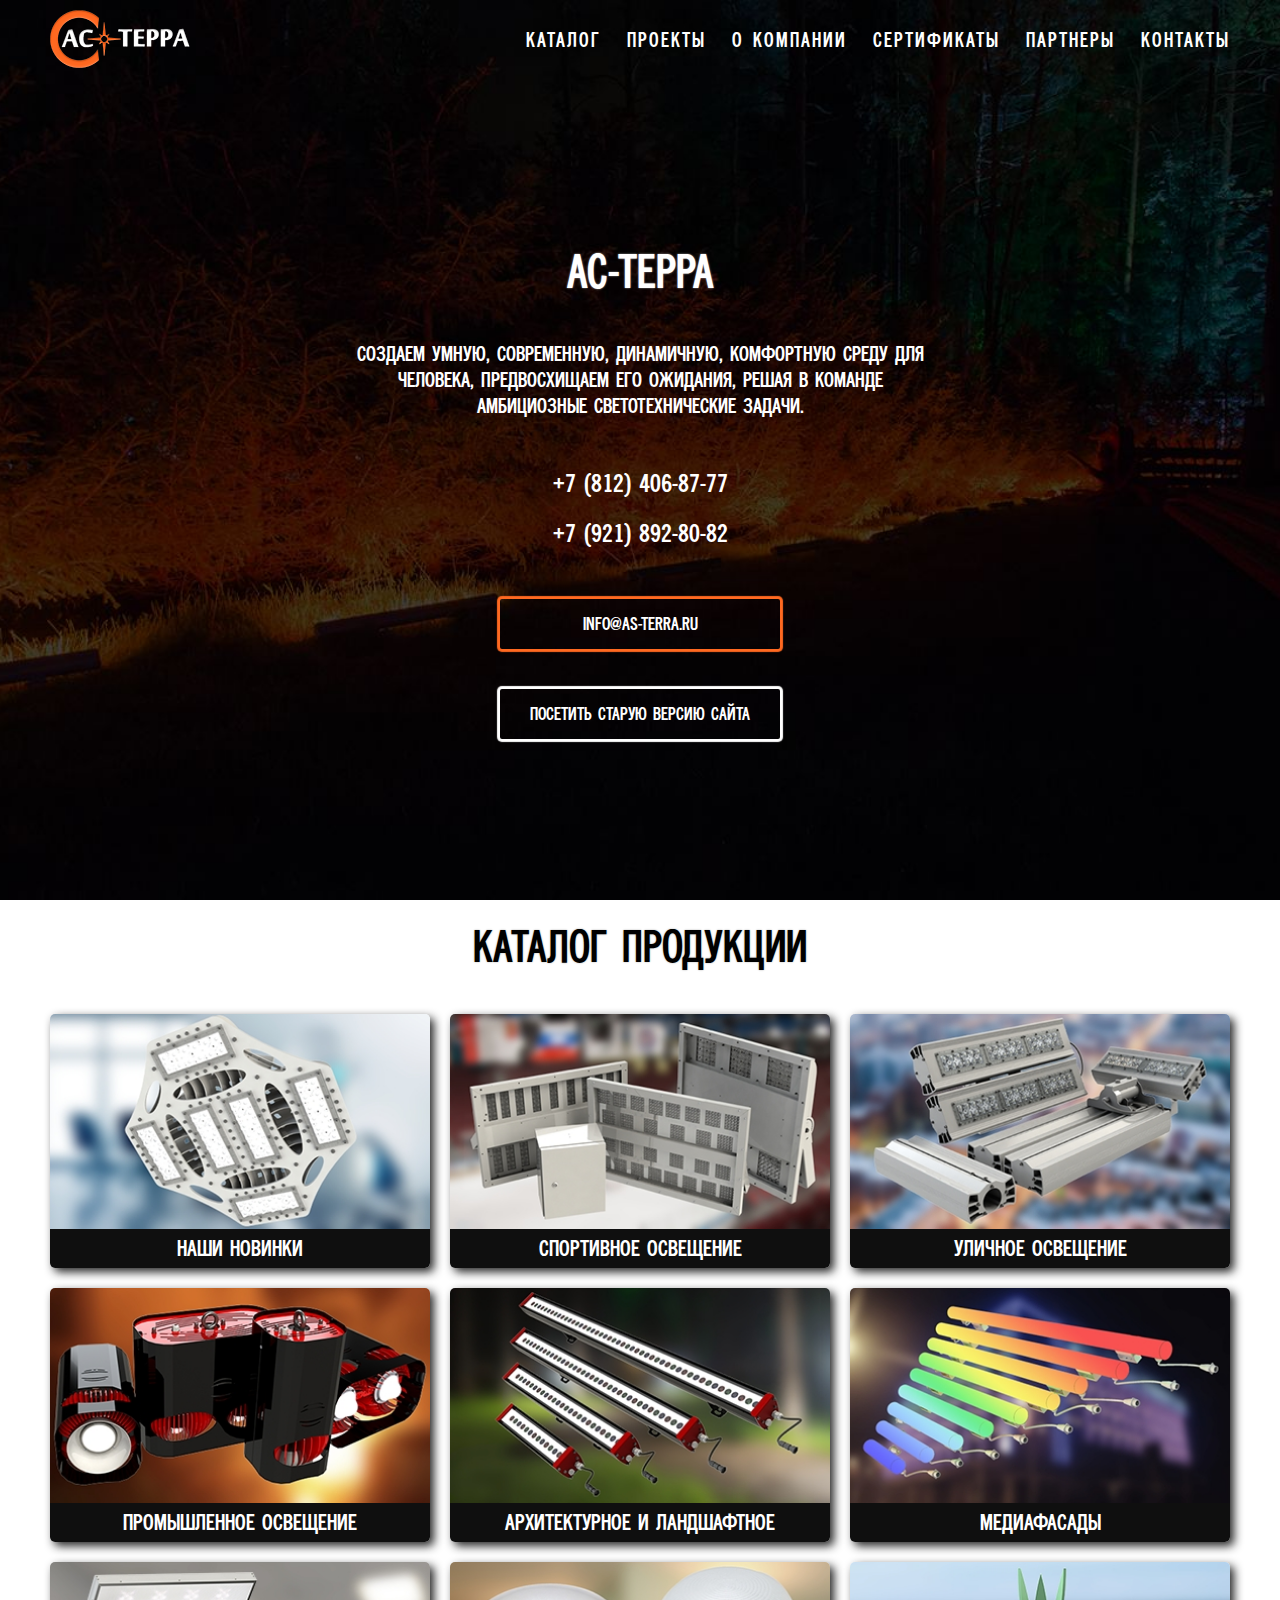
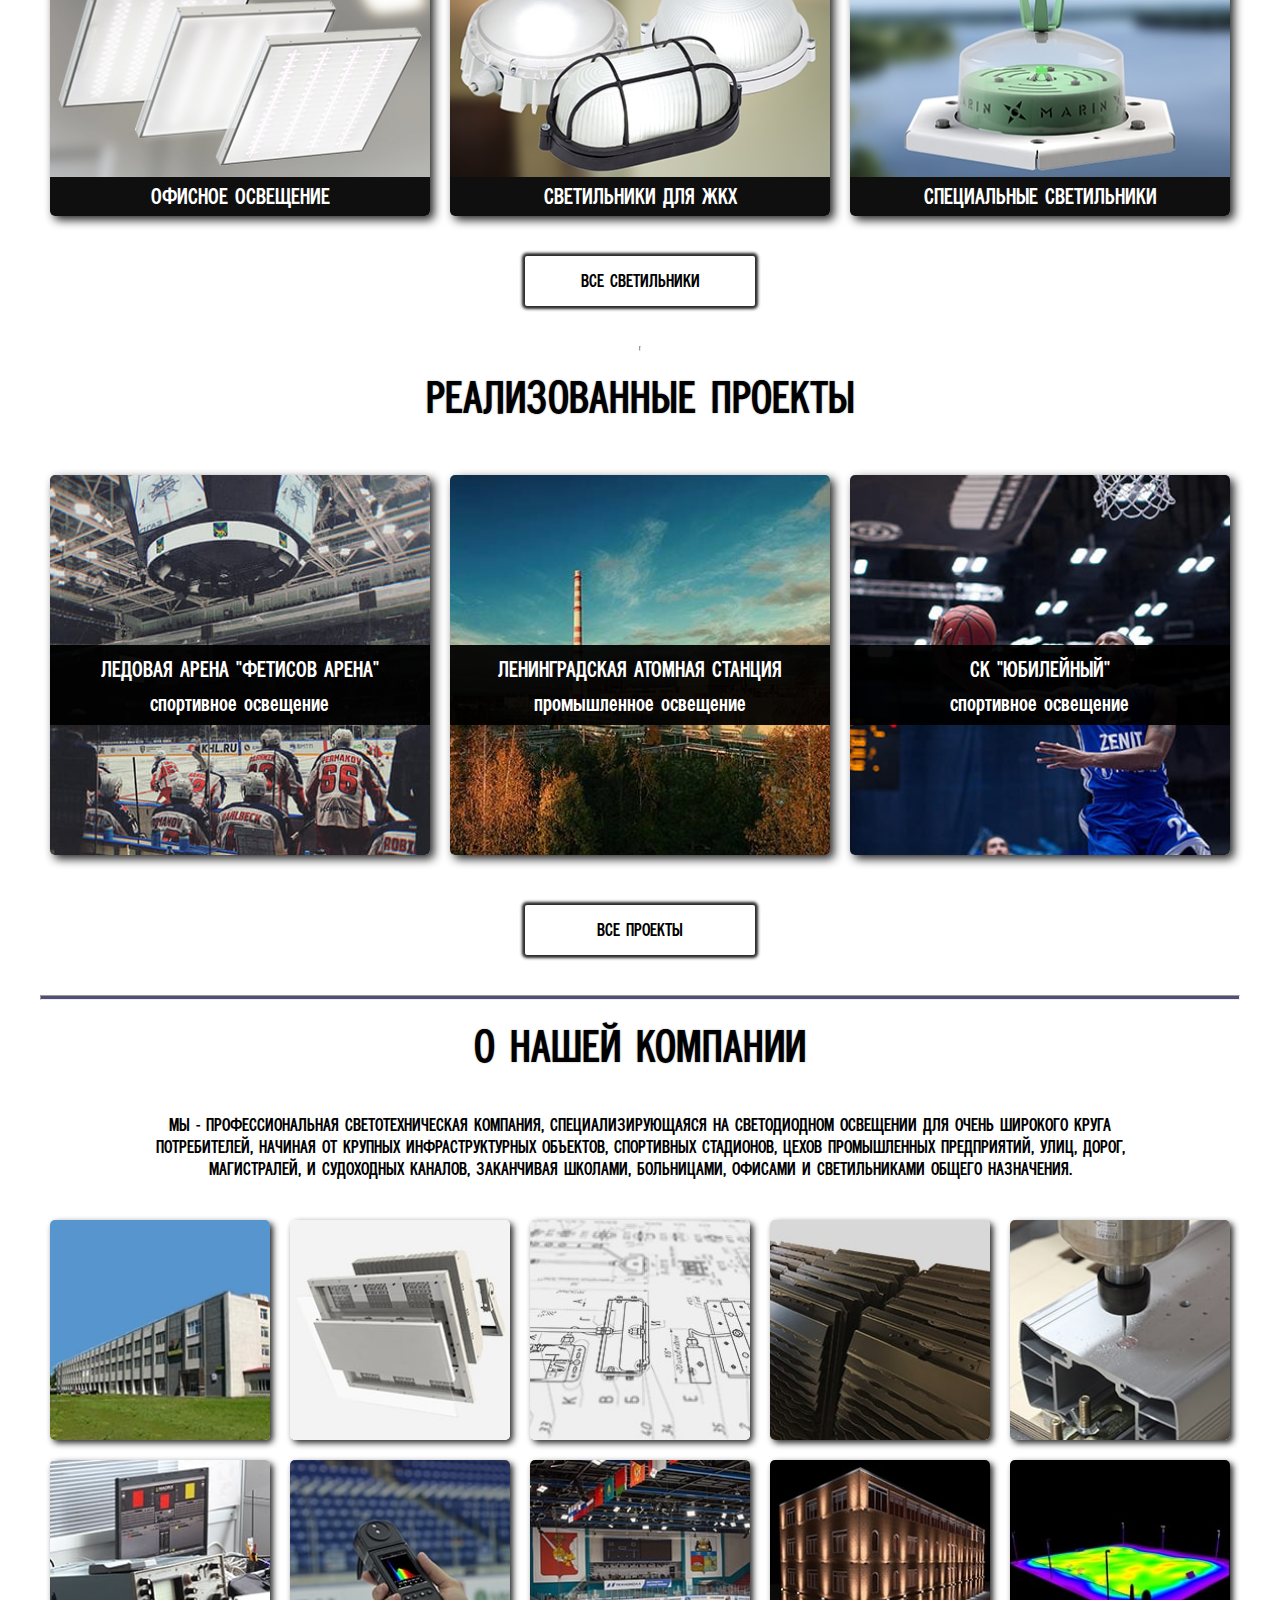
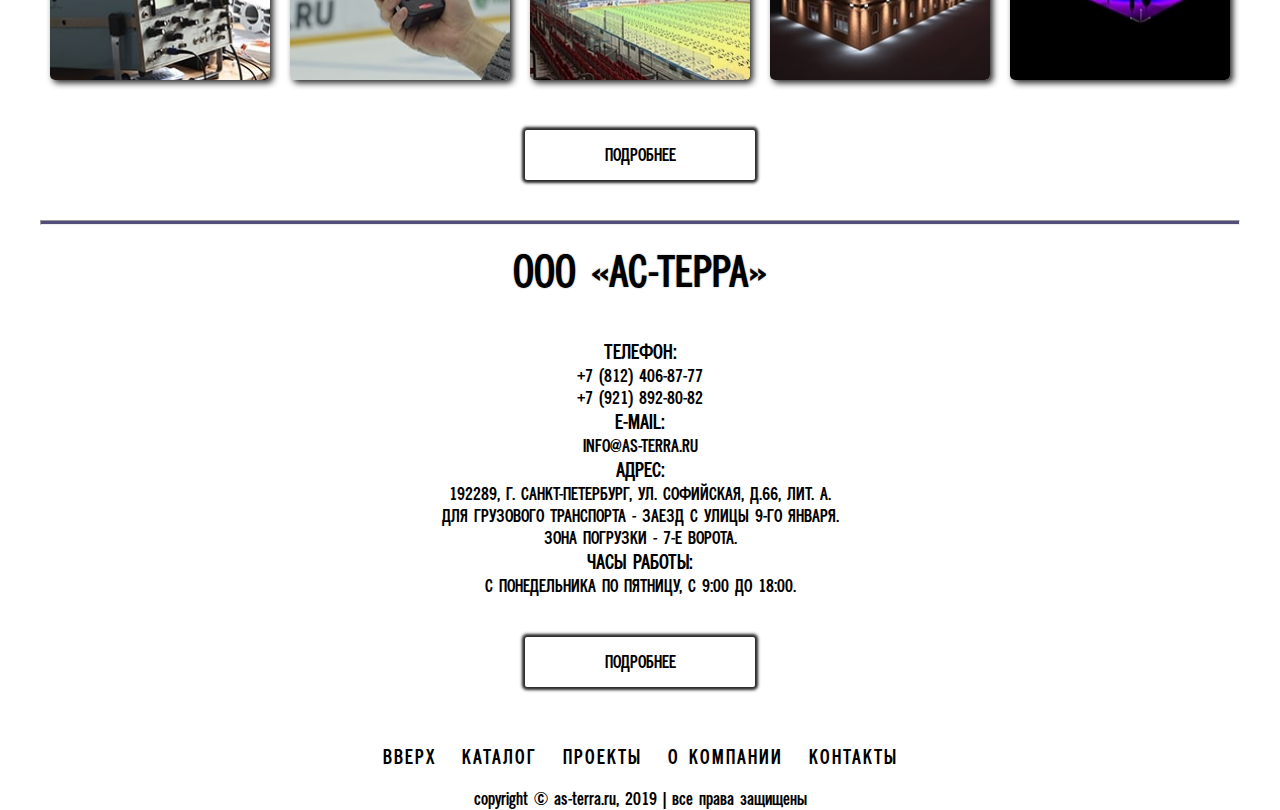
<file: index.html>
<!-- source http://as-terra.ru before refactoring -->
<!-- TODO Change all .png to jpeg -->
<!DOCTYPE html>
<html lang="ru">

<head>
    <title>АС-Терра - Главная</title>
    <meta charset="utf-8">
    <link href="styles/styles.css" rel="stylesheet">
</head>

<body>
    <div id="main_block">
        <nav id="header_menu" class="container">
            <a href="index.html">
                <img id="logo_img" src="images/logo_orange_white.png" alt="Логотип АС-Терра">
            </a>
            <ul id="header_menu_ul">
                <li><a href="#product_catalog">Каталог</a></li>
                <li><a href="#portfolio">Проекты</a></li>
                <li><a href="#about">О компании</a></li>
                <li><a href="certificates.html">Сертификаты</a></li>
                <li><a href="partners.html">Партнеры</a></li>
                <li><a href="#contacts">Контакты</a></li>
            </ul>
        </nav>
        <div id="information" class="container">
            <div class="headline">
                <h1><a href="index.html">АС-ТЕРРА</a></h1>
            </div>
            <h3>
                Создаем умную, современную, динамичную, комфортную среду для
                человека, предвосхищаем его ожидания, решая в команде
                амбициозные светотехнические задачи.
            </h3>
            <div class="telephone">
                <a href="tel:+78124068777">+7 (812) 406-87-77</a>
                <a href="tel:+79218928082">+7 (921) 892-80-82</a>
            </div>
            <a id="email_button" href="mailto:info@as-terra.ru">info@as-terra.ru</a>
            <a id="old_site_button" href="http://old.as-terra.ru">Посетить старую версию сайта</a>
        </div>
    </div>
    <div id="product_block" class="container">
        <div class="headline">
            <h2><a id="product_catalog" href="product_catalog.html">КАТАЛОГ ПРОДУКЦИИ</a></h2>
        </div>
        <div class="product_cards">
            <a href="new_lighting.html">
                <div class="product_card">
                    <img src="images/product_new_products.jpg" alt="НАШИ НОВИНКИ">
                    <h2>НАШИ НОВИНКИ</h2>
                </div>
            </a>
            <a href="sport_lighting.html">
                <div class="product_card">
                    <img src="images/product_sport_lighting.jpg" alt="СПОРТИВНОЕ ОСВЕЩЕНИЕ">
                    <h2>СПОРТИВНОЕ ОСВЕЩЕНИЕ</h2>
                </div>
            </a>
            <a href="street_lighting.html">
                <div class="product_card">
                    <img src="images/product_street_lighting.jpg" alt="УЛИЧНОЕ ОСВЕЩЕНИЕ">
                    <h2>УЛИЧНОЕ ОСВЕЩЕНИЕ</h2>
                </div>
            </a>
            <a href="industrial_lighting.html">
                <div class="product_card">
                    <img src="images/product_industrial_lighting.jpg" alt="ПРОМЫШЛЕННОЕ ОСВЕЩЕНИЕ">
                    <h2>ПРОМЫШЛЕННОЕ ОСВЕЩЕНИЕ</h2>
                </div>
            </a>
            <a href="architectural_and_landscape_lighting.html">
                <div class="product_card">
                    <img src="images/product_architectural_and_landscape.jpg" alt="АРХИТЕКТУРНОЕ И ЛАНДШАФТНОЕ">
                    <h2>АРХИТЕКТУРНОЕ И ЛАНДШАФТНОЕ</h2>
                </div>
            </a>
            <a href="media_screens.html">
                <div class="product_card">
                    <img src="images/product_media_screens.jpg" alt="МЕДИАФАСАДЫ">
                    <h2>МЕДИАФАСАДЫ</h2>
                </div>
            </a>
            <a href="office_lighting.html">
                <div class="product_card">
                    <img src="images/product_office_lighting.jpg" alt="ОФИСНОЕ ОСВЕЩЕНИЕ">
                    <h2>ОФИСНОЕ ОСВЕЩЕНИЕ</h2>
                </div>
            </a>
            <a href="housing_and_utilities_lighting.html">
                <div class="product_card">
                    <img src="images/product_housing_and_utilities.jpg" alt="СВЕТИЛЬНИКИ ДЛЯ ЖКХ">
                    <h2>СВЕТИЛЬНИКИ ДЛЯ ЖКХ</h2>
                </div>
            </a>
            <a href="special_lighting.html">
                <div class="product_card">
                    <img src="images/product_not_standard.jpg" alt="СПЕЦИАЛЬНЫЕ СВЕТИЛЬНИКИ">
                    <h2>СПЕЦИАЛЬНЫЕ СВЕТИЛЬНИКИ</h2>
                </div>
            </a>
        </div>
        <a href="product_catalog.html" class="big_simple_button">Все светильники</a>
        <hr>
    </div>
    <div id="portfolio_block" class="container">
        <div class="headline">
            <h2><a id="portfolio" href="portfolio.html">РЕАЛИЗОВАННЫЕ ПРОЕКТЫ</a></h2>
        </div>
        <div class="portfolio_cards">
            <a href="#">
                <div class="portfolio_card">
                    <img src="images/portfolio/portfolio_2_fetisov_arena/title.jpg" alt="Реализованный проект" />
                    <div>
                        <h2>ЛЕДОВАЯ АРЕНА "ФЕТИСОВ АРЕНА"</h2>
                        <h3>спортивное освещение</h3>
                    </div>
                </div>
            </a>
            <a href="#">
                <div class="portfolio_card">
                    <img src="images/portfolio/portfolio_11_laes/title.jpg" alt="Реализованный проект" />
                    <div>
                        <h2>ЛЕНИНГРАДСКАЯ АТОМНАЯ СТАНЦИЯ</h2>
                        <h3>промышленное освещение</h3>
                    </div>
                </div>
            </a>
            <a href="#">
                <div class="portfolio_card">
                    <img src="images/portfolio/portfolio_5_sk_ubileiniy/title.jpg" alt="Реализованный проект" />
                    <div>
                        <h2>СК "ЮБИЛЕЙНЫЙ"</h2>
                        <h3>спортивное освещение</h3>
                    </div>
                </div>
            </a>
        </div>
        <a href="portfolio.html" class="big_simple_button">Все проекты</a>
        <hr>
    </div>
    <div id="block_about" class="container">
        <div class="headline">
            <h2><a id="about" href="about.html">О НАШЕЙ КОМПАНИИ</a></h2>
        </div>
        <div class="block_of_text">
            <p>
                МЫ - профессиональная светотехническая компания, специализирующаяся на
                светодиодном освещении для очень широкого круга потребителей, начиная от
                крупных инфраструктурных объектов, спортивных стадионов, цехов промышленных
                предприятий, улиц, дорог, магистралей, и судоходных каналов, заканчивая
                школами, больницами, офисами и светильниками общего назначения.
            </p>
        </div>
        <div id="about_block_imgs">
            <div class="about_block_img">
                <img src="images/about/about_as_terra_1.jpg" alt="Фото завода">
            </div>
            <div class="about_block_img">
                <img src="images/about/about_as_terra_2.jpg" alt="Взрыв-схема светильника">
            </div>
            <div class="about_block_img">
                <img src="images/about/about_as_terra_3.jpg" alt="Чертеж светильника">
            </div>
            <div class="about_block_img">
                <img src="images/about/about_as_terra_4.jpg" alt="Корпуса светильников">
            </div>
            <div class="about_block_img">
                <img src="images/about/about_as_terra_5.jpg" alt="Фрезеровка светильников">
            </div>
            <div class="about_block_img">
                <img src="images/about/about_as_terra_6.jpg" alt="Лабораторные приборы">
            </div>
            <div class="about_block_img">
                <img src="images/about/about_as_terra_7.jpg" alt="Измерения спектра">
            </div>
            <div class="about_block_img">
                <img src="images/about/about_as_terra_8.jpg" alt="Фиктивные цвета">
            </div>
            <div class="about_block_img">
                <img src="images/about/about_as_terra_9.jpg" alt="Подсветка фасада">
            </div>
            <div class="about_block_img">
                <img src="images/about/about_as_terra_10.jpg" alt="Освещение футбольной площадки">
            </div>
        </div>
        <a href="about.html" class="big_simple_button">Подробнее</a>
        <hr>
    </div>
    <div id="contacts_block">
        <div class="container">
            <div class="headline">
                <h2><a id="contacts" href="contacts.html">ОOO «АС-ТЕРРА»</a></h2>
            </div>
            <h3>Телефон:</h3>
            <a href="tel:+78124068777">+7 (812) 406-87-77</a><br>
            <a href="tel:+79218928082">+7 (921) 892-80-82</a><br>
            <h3>E-mail:</h3>
            <a href="mailto:info@as-terra.ru">info@as-terra.ru</a><br>
            <h3>Адрес:</h3>
            <p>
                192289, г. Санкт-Петербург, ул. Софийская, д.66, лит. А.<br>
                Для грузового транспорта - заезд с улицы 9-го января.<br>
                Зона погрузки - 7-е ворота.<br>
            </p>
            <h3>Часы работы:</h3>
            <p>С понедельника по пятницу, с 9:00 до 18:00.</p>
            <a href="contacts.html" class="big_simple_button">Подробнее</a>
        </div>
        <script type="text/javascript" charset="utf-8" async src="https://api-maps.yandex.ru/services/constructor/1.0/js/?um=constructor%3Aa624c1e85a21b0e1022af0e097b08e6b996cbdaada9709c9d9de9b15be096204&amp;width=100%25&amp;height=500&amp;lang=ru_RU&amp;scroll=fals">
        </script>
        <div id="footer_block" class="container">
            <ul id="footer_menu_ul">
                <li><a href="#main_block">Вверх</a></li>
                <li><a href="#product_catalog">Каталог</a></li>
                <li><a href="#portfolio">Проекты</a></li>
                <li><a href="#about">О компании</a></li>
                <li><a href="contacts.html">Контакты</a></li>
            </ul>
            <p class="copyright">Copyright &copy; as-terra.ru, 2019 | Все права защищены</p>
        </div>
    </div>
</body>

</html>
</file>
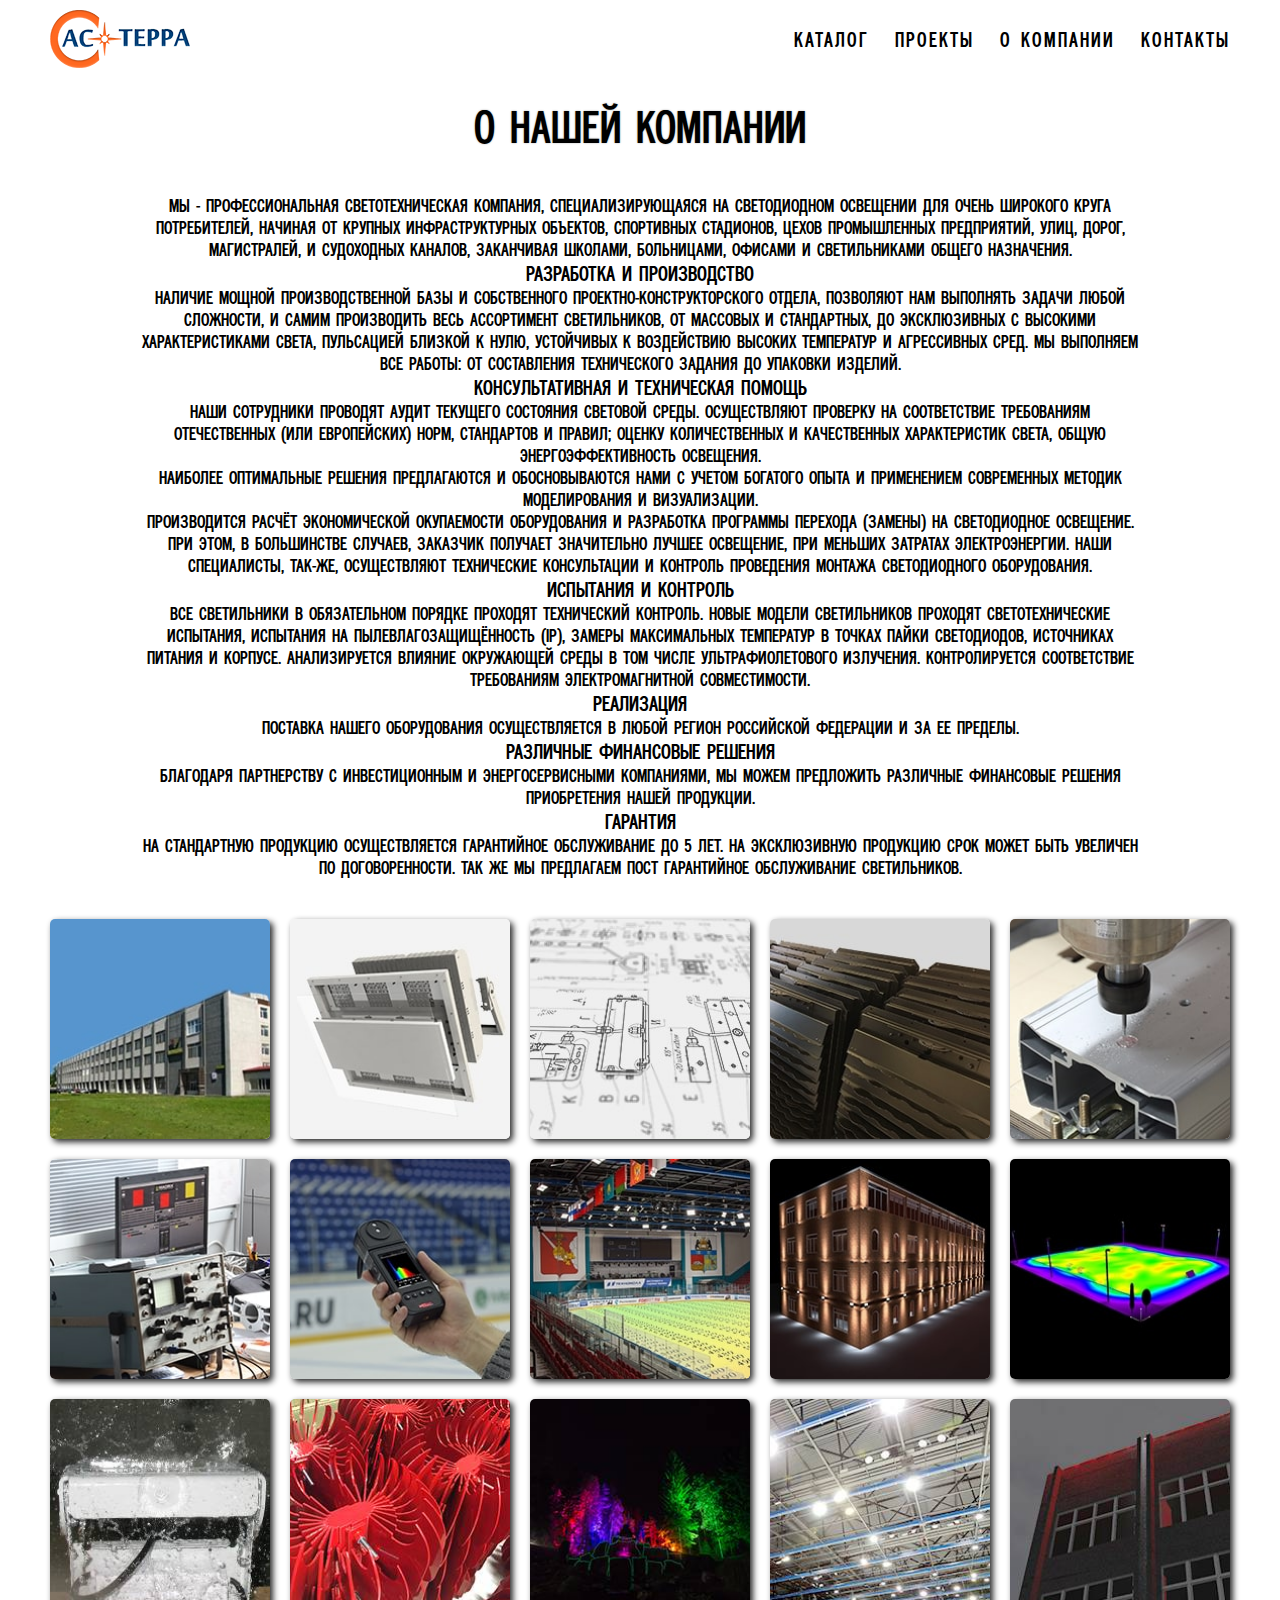
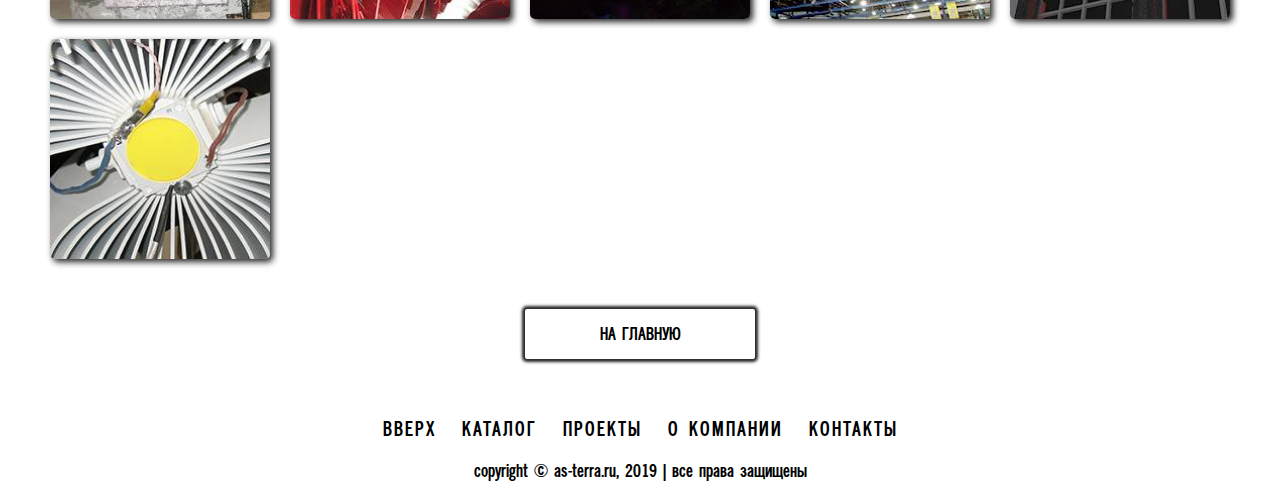
<file: about.html>
<!DOCTYPE html>
<html lang="ru">
	<head>
		<title>О компании</title>
		<meta charset="utf-8">
		<link href="styles/styles.css" rel="stylesheet">
	</head>
	<body>

		<!-- header -->
        <nav id="header_menu_secondary_page" class="container">
            <a href="index.html">
                <img id="logo_img" src="images/logo_orange_blue.png" alt="Логотип АС-Терра">
            </a>
            <ul id="header_menu_secondary_page_ul">
                <li><a href="product_catalog.html">Каталог</a></li>
                <li><a href="portfolio.html">Проекты</a></li>
                <li><a href="about.html">О компании</a></li>
                <li><a href="contacts.html">Контакты</a></li>
            </ul>
        </nav>
		<!-- /header -->

        <div id="block_about" class="container">
            <div class="headline">
                <h2><a id="about" href="about.html">О НАШЕЙ КОМПАНИИ</a></h2>
            </div>
            <div class="block_of_text">
                    <p>
                        МЫ - профессиональная светотехническая компания, специализирующаяся на светодиодном освещении для очень широкого круга потребителей, начиная от крупных инфраструктурных объектов, спортивных стадионов, цехов промышленных предприятий, улиц, дорог, магистралей, и судоходных каналов, заканчивая школами, больницами, офисами и светильниками общего назначения. 
                    </p>
                <h3>Разработка и производство</h3>
                    <p>
                        Наличие мощной производственной базы и собственного проектно-конструкторского отдела, позволяют нам выполнять задачи любой сложности, и самим производить весь ассортимент светильников, от массовых и стандартных, до эксклюзивных с высокими характеристиками света, пульсацией близкой к нулю, устойчивых к воздействию высоких температур и агрессивных сред. Мы выполняем все работы: от составления технического задания до упаковки изделий.
                    </p>
                    <h3>Консультативная и техническая помощь</h3>
                    <p>
                        Наши сотрудники проводят аудит текущего состояния световой среды. Осуществляют проверку на соответствие требованиям отечественных (или европейских) норм, стандартов и правил; оценку количественных и качественных характеристик света, общую энергоэффективность освещения.
                    </p>
                    <p>
                        Наиболее оптимальные решения предлагаются и обосновываются нами с учетом богатого опыта и применением современных методик моделирования и визуализации.
                    </p>
                    <p>
                        Производится расчёт экономической окупаемости оборудования и разработка программы перехода (замены) на светодиодное освещение. При этом, в большинстве случаев, заказчик получает значительно лучшее освещение, при меньших затратах электроэнергии. Наши специалисты, так-же, осуществляют технические консультации и контроль проведения монтажа светодиодного оборудования.
                    </p> 
                <h3>Испытания и контроль</h3>
                    <p>
                        Все светильники в обязательном порядке проходят технический контроль. Новые модели светильников проходят светотехнические испытания, испытания на пылевлагозащищённость (IP), замеры максимальных температур в точках пайки светодиодов, источниках питания и корпусе. Анализируется влияние окружающей среды в том числе ультрафиолетового излучения. Контролируется соответствие требованиям электромагнитной совместимости.
                    </p>
                <h3>Реализация</h3>
                    <p>
                        Поставка нашего оборудования осуществляется в любой регион Российской Федерации и за ее пределы.
                    </p> 
                <h3>Различные финансовые решения</h3>
                    <p>
                        Благодаря партнерству с инвестиционным и энергосервисными компаниями, мы можем предложить различные финансовые решения приобретения нашей продукции.
                    </p>
                <h3>Гарантия</h3>
                    <p>
                        На стандартную продукцию осуществляется гарантийное обслуживание до 5 лет. На эксклюзивную продукцию срок может быть увеличен по договоренности. Так же мы предлагаем пост гарантийное обслуживание светильников.
                    </p>
            </div>
            <div id="about_block_imgs">
                <div class="about_block_img">
                    <img src="images/about/about_as_terra_1.jpg" alt="Фото завода">
                </div>
                <div class="about_block_img">
                    <img src="images/about/about_as_terra_2.jpg" alt="Взрыв-схема светильника">
                </div>
                <div class="about_block_img">
                    <img src="images/about/about_as_terra_3.jpg" alt="Чертеж светильника">
                </div>
                <div class="about_block_img">
                    <img src="images/about/about_as_terra_4.jpg" alt="Корпуса светильников">
                </div>
                <div class="about_block_img">
                    <img src="images/about/about_as_terra_5.jpg" alt="Фрезеровка светильников">
                </div>
                <div class="about_block_img">
                    <img src="images/about/about_as_terra_6.jpg" alt="Лабораторные приборы">
                </div>
                <div class="about_block_img">
                    <img src="images/about/about_as_terra_7.jpg" alt="Измерения спектра">
                </div>
                <div class="about_block_img">
                    <img src="images/about/about_as_terra_8.jpg" alt="Фиктивные цвета">
                </div>
                <div class="about_block_img">
                    <img src="images/about/about_as_terra_9.jpg" alt="Подсветка фасада">
                </div>
                <div class="about_block_img">
                    <img src="images/about/about_as_terra_10.jpg" alt="Освещение футбольной площадки">
                </div>
                <div class="about_block_img">
                    <img src="images/about/about_as_terra_11.jpg" alt="Испытания на IP">
                </div>
                <div class="about_block_img">
                    <img src="images/about/about_as_terra_12.jpg" alt="Уникальные радиаторы">
                </div>
                <div class="about_block_img">
                    <img src="images/about/about_as_terra_13.jpg" alt="Подсветка деревьев">
                </div>
                <div class="about_block_img">
                    <img src="images/about/about_as_terra_14.jpg" alt="Светильники на арене">
                </div>
                <div class="about_block_img">
                    <img src="images/about/about_as_terra_15.jpg" alt="Архитектурная подсветка">
                </div>
                <div class="about_block_img">
                    <img src="images/about/about_as_terra_17.jpg" alt="Тепловые измерения">
                </div>
            </div>
            <a href="index.html" class="big_simple_button">На главную</a>
        </div>

		<!-- footer -->	
        <div id="footer_block" class="container">
            <ul id="footer_menu_ul">
                <li><a href="#header_menu">Вверх</a></li>
                <li><a href="product_catalog.html">Каталог</a></li>
                <li><a href="portfolio.html">Проекты</a></li>
                <li><a href="about.html">О компании</a></li>
                <li><a href="contacts.html">Контакты</a></li>
            </ul>
            <p class="copyright">Copyright &copy; as-terra.ru, 2019 | Все права защищены</p>
        </div>
		<!-- /footer -->

	</body>
</html>
</file>
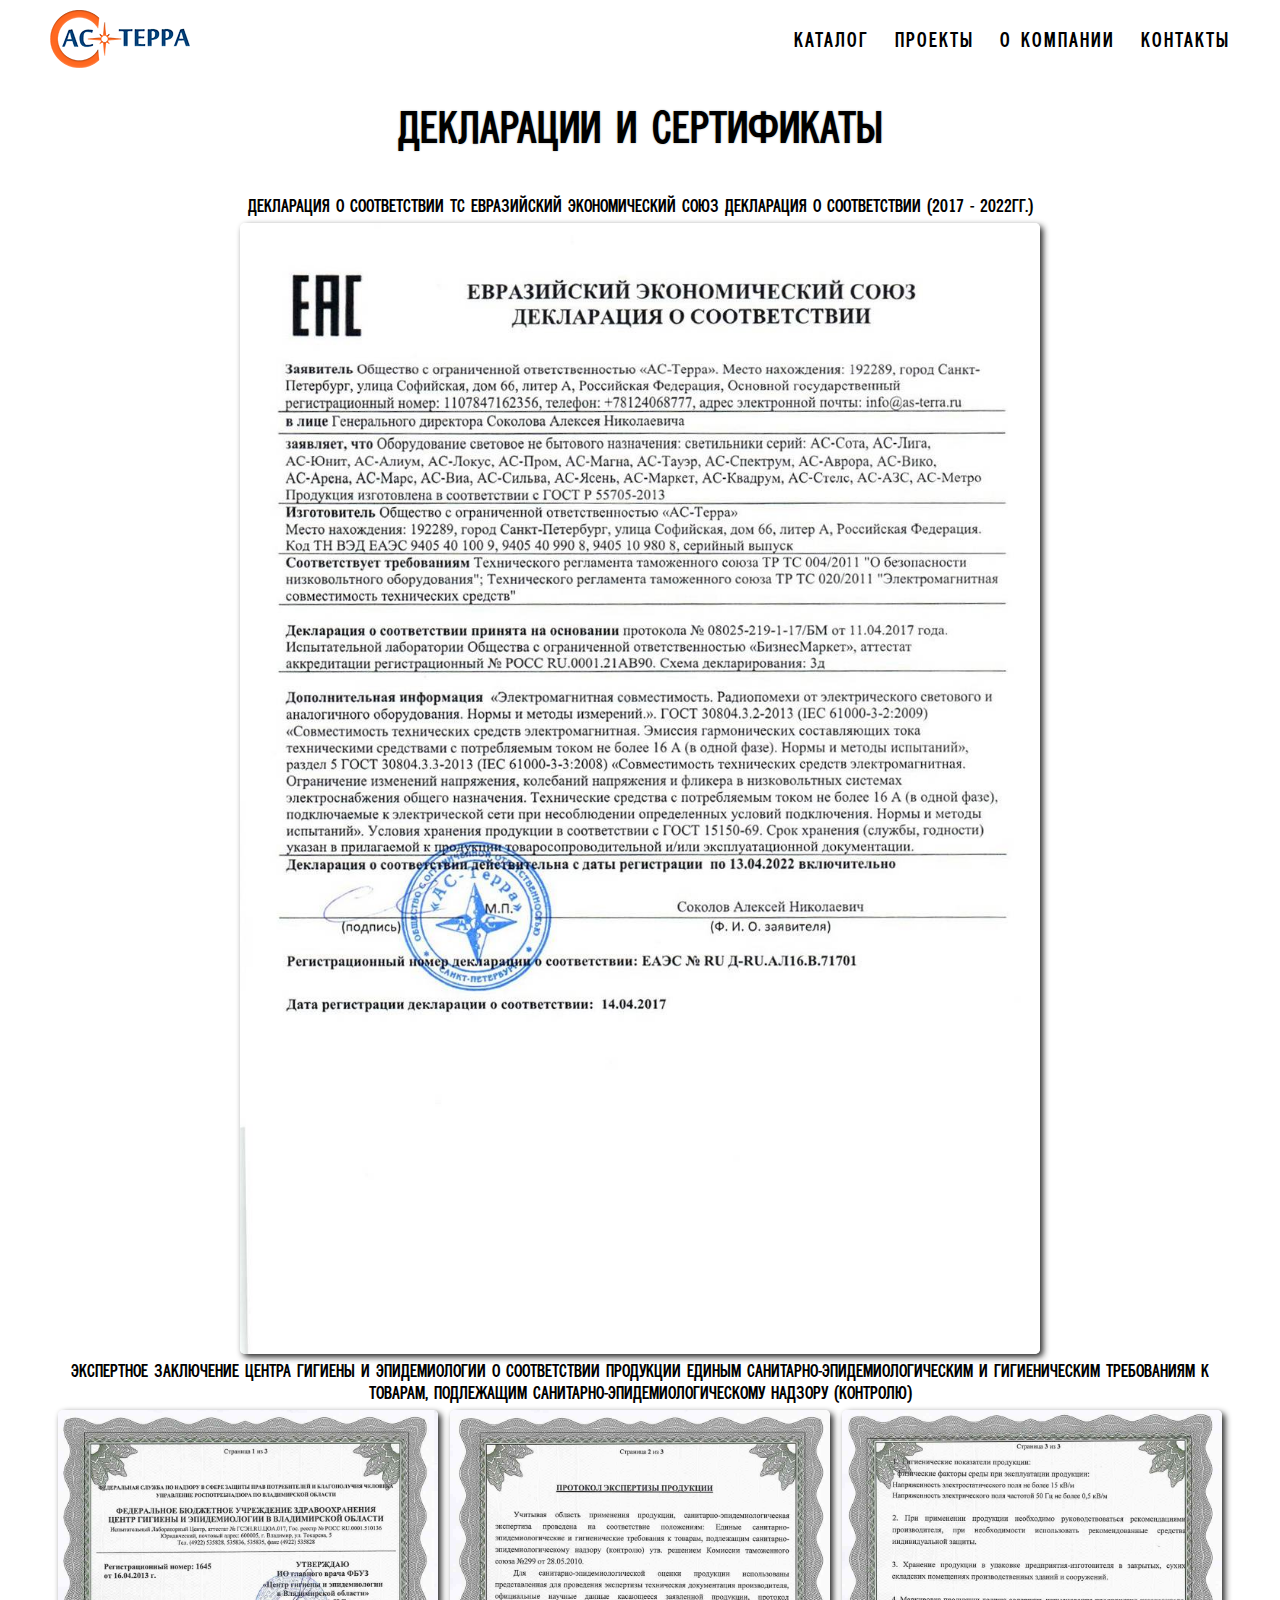
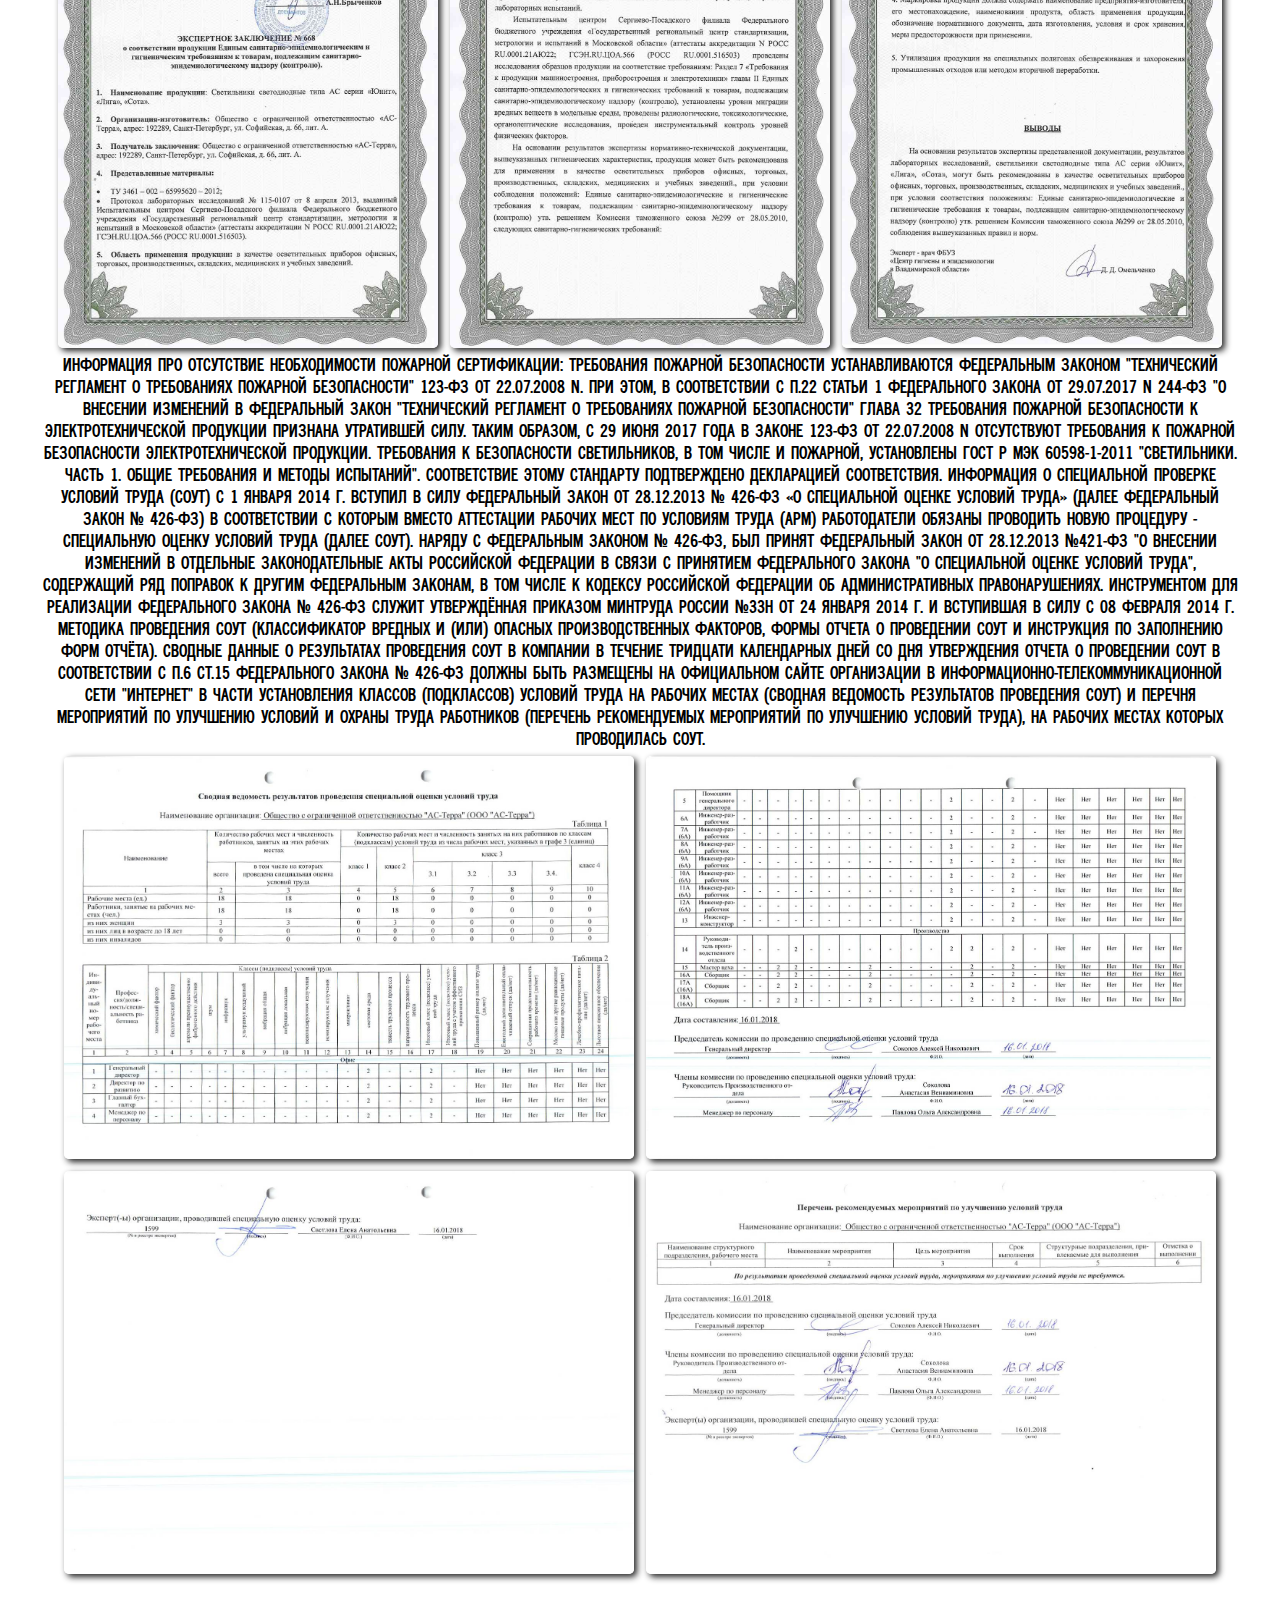
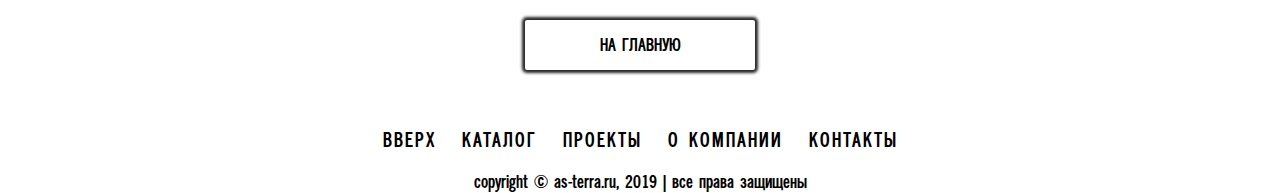
<file: certificates.html>
<!DOCTYPE html>
<html lang="ru">
	<head>
		<title>Сертификаты</title>
		<meta charset="utf-8">
		<link href="styles/styles.css" rel="stylesheet">
	</head>
	<body>

		<!-- header -->
        <nav id="header_menu_secondary_page" class="container">
            <a href="index.html">
                <img id="logo_img" src="images/logo_orange_blue.png" alt="Логотип АС-Терра">
            </a>
            <ul id="header_menu_secondary_page_ul">
                <li><a href="product_catalog.html">Каталог</a></li>
                <li><a href="portfolio.html">Проекты</a></li>
                <li><a href="about.html">О компании</a></li>
                <li><a href="contacts.html">Контакты</a></li>
            </ul>
        </nav>
		<!-- /header -->

        <div id="block_sertificates" class="container">
            <div class="headline">
                <h2><a id="about" href="about.html">ДЕКЛАРАЦИИ И СЕРТИФИКАТЫ</a></h2>
            </div>

            ДЕКЛАРАЦИЯ О СООТВЕТСТВИИ ТС
            Евразийский экономический союз декларация о соответствии (2017 - 2022гг.)
            <div class="certificates_cards">
                <div class="certificates_declaration_card">
                    <img src="images\certificates\conformity.jpg" alt="Декларация о соответствии ТР ТС">
                </div>
            </div>
            ЭКСПЕРТНОЕ ЗАКЛЮЧЕНИЕ ЦЕНТРА ГИГИЕНЫ И ЭПИДЕМИОЛОГИИ
            о соответствии продукции Единым санитарно-эпидемиологическим и гигиеническим требованиям к товарам, подлежащим санитарно-эпидемиологическому надзору (контролю)
            <div class="certificates_cards">
                <div class="certificates_expert_opinion_card">
                    <img src="images\certificates\epidemiology_1.jpg" alt="Экспертное заключение">
                </div>
                <div class="certificates_expert_opinion_card">
                    <img src="images\certificates\epidemiology_2.jpg" alt="Экспертное заключение">
                </div>
                <div class="certificates_expert_opinion_card">
                    <img src="images\certificates\epidemiology_3.jpg" alt="Экспертное заключение">
                </div>
            </div>

            ИНФОРМАЦИЯ ПРО ОТСУТСТВИЕ НЕОБХОДИМОСТИ ПОЖАРНОЙ СЕРТИФИКАЦИИ:
            <!-- три точки -->
            Требования пожарной безопасности устанавливаются Федеральным законом "Технический регламент о требованиях пожарной безопасности" 123-ФЗ от 22.07.2008 N. При этом, в соответствии с п.22 статьи 1 Федерального закона от 29.07.2017 N 244-ФЗ "О внесении изменений в Федеральный закон "Технический регламент о требованиях пожарной безопасности" глава 32 Требования пожарной безопасности к электротехнической продукции признана утратившей силу.
            Таким образом, с 29 июня 2017 года в законе 123-ФЗ от 22.07.2008 N отсутствуют требования к пожарной безопасности электротехнической продукции. 
            Требования к безопасности светильников, в том числе и пожарной, установлены ГОСТ Р МЭК 60598-1-2011 "Светильники. Часть 1. Общие требования и методы испытаний". Соответствие этому стандарту подтверждено декларацией соответствия. 

            ИНФОРМАЦИЯ О СПЕЦИАЛЬНОЙ ПРОВЕРКЕ УСЛОВИЙ ТРУДА (СОУТ) 
            <!-- три точки -->
            С 1 января 2014 г. вступил в силу Федеральный закон от 28.12.2013 № 426-ФЗ «О специальной оценке условий труда» (далее Федеральный закон № 426-ФЗ) в соответствии с которым вместо аттестации рабочих мест по условиям труда (АРМ) работодатели обязаны проводить новую процедуру - специальную оценку условий труда (далее СОУТ).
            <!-- три точки -->
            Наряду с Федеральным Законом № 426-ФЗ, был принят Федеральный закон от 28.12.2013 №421-ФЗ "О внесении изменений в отдельные законодательные акты Российской Федерации в связи с принятием Федерального закона "О специальной оценке условий труда", содержащий ряд поправок к другим федеральным законам, в том числе к Кодексу Российской Федерации об административных правонарушениях. 
            <!-- три точки -->
            Инструментом для реализации Федерального закона № 426-ФЗ служит утверждённая Приказом Минтруда России №33н от 24 января 2014 г. и вступившая в силу с 08 февраля 2014 г. Методика проведения СОУТ (Классификатор вредных и (или) опасных производственных факторов, формы отчета о проведении СОУТ и инструкция по заполнению форм отчёта). 
            <!-- три точки -->
            Сводные данные о результатах проведения СОУТ в компании в течение тридцати календарных дней со дня утверждения Отчета о проведении СОУТ в соответствии с п.6 ст.15 Федерального закона № 426-ФЗ должны быть размещены на официальном сайте организации в информационно-телекоммуникационной сети "Интернет" в части установления классов (подклассов) условий труда на рабочих местах (Сводная ведомость результатов проведения СОУТ) и перечня мероприятий по улучшению условий и охраны труда работников (Перечень рекомендуемых мероприятий по улучшению условий труда), на рабочих местах которых проводилась СОУТ.

            <div class="certificates_cards">
                <div class="certificates_working_conditions_card">
                    <img src="images\certificates\conditions_1.jpg" alt="Сводная ведомость оценки условий труда">
                </div>
                <div class="certificates_working_conditions_card">
                    <img src="images\certificates\conditions_2.jpg" alt="Сводная ведомость оценки условий труда">
                </div>
                <div class="certificates_working_conditions_card">
                    <img src="images\certificates\conditions_3.jpg" alt="Сводная ведомость оценки условий труда">
                </div>
                <div class="certificates_working_conditions_card">
                    <img src="images\certificates\conditions_4.jpg" alt="Сводная ведомость оценки условий труда">
                </div>
            </div>

            <a href="index.html" class="big_simple_button">На главную</a>

        </div>
            

		<!-- footer -->	
        <div id="footer_block" class="container">
            <ul id="footer_menu_ul">
                <li><a href="#header_menu">Вверх</a></li>
                <li><a href="product_catalog.html">Каталог</a></li>
                <li><a href="portfolio.html">Проекты</a></li>
                <li><a href="about.html">О компании</a></li>
                <li><a href="contacts.html">Контакты</a></li>
            </ul>
            <p class="copyright">Copyright &copy; as-terra.ru, 2019 | Все права защищены</p>
        </div>
		<!-- /footer -->

	</body>
</html>
</file>
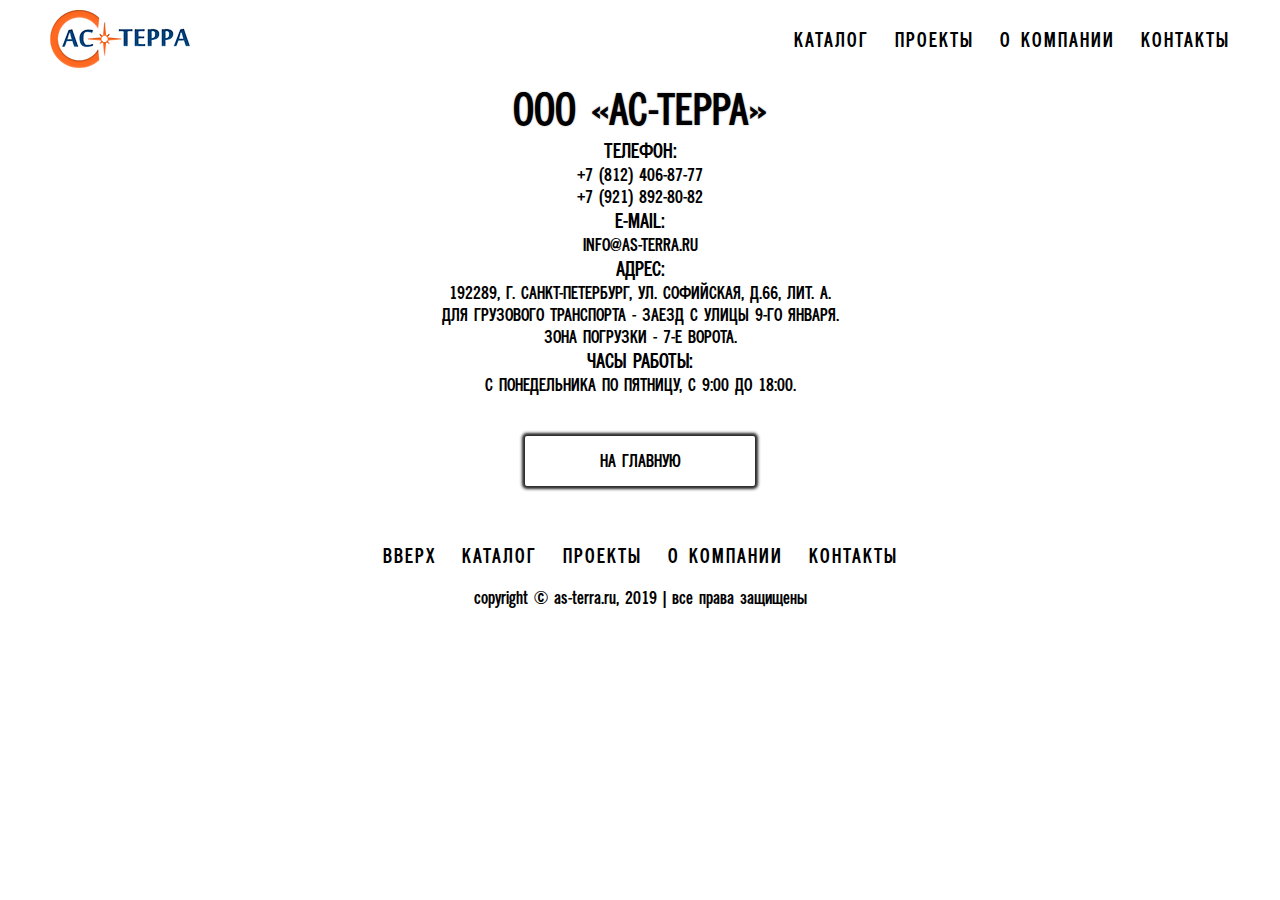
<file: contacts.html>
<!DOCTYPE html>
<html lang="ru">
	<head>
		<title>Контакты</title>
		<meta charset="utf-8">
		<link href="styles/styles.css" rel="stylesheet">
	</head>
	<body>

		<!-- header -->
        <nav id="header_menu_secondary_page" class="container">
            <a href="index.html">
                <img id="logo_img" src="images/logo_orange_blue.png" alt="Логотип АС-Терра">
            </a>
            <ul id="header_menu_secondary_page_ul">
                <li><a href="product_catalog.html">Каталог</a></li>
                <li><a href="portfolio.html">Проекты</a></li>
                <li><a href="about.html">О компании</a></li>
                <li><a href="contacts.html">Контакты</a></li>
            </ul>
        </nav>
		<!-- /header -->

			<h1>
				<a 
					id="contacts" 
					href="index.html"
					class="headline">
					ОOO «АС-ТЕРРА»
				</a>
			</h1>
			<h3>Телефон:</h3>
			<a href="tel:+78124068777">+7 (812) 406-87-77</a><br>
			<a href="tel:+79218928082">+7 (921) 892-80-82</a><br>
			<h3>E-mail:</h3>
			<a href = "mailto:info@as-terra.ru">info@as-terra.ru</a><br>
			<h3>Адрес:</h3>
			<p>
				192289, г. Санкт-Петербург, ул. Софийская, д.66, лит. А.<br>
				Для грузового транспорта - заезд с улицы 9-го января.<br>
				Зона погрузки - 7-е ворота.<br>
			</p>
			<h3>Часы работы:</h3>
			<p>С понедельника по пятницу, с 9:00 до 18:00.</p>
			<a href = "index.html" class="big_simple_button">На главную</a><br>
			<script 
				type="text/javascript" 
				charset="utf-8" 
				async src="https://api-maps.yandex.ru/services/constructor/1.0/js/?um=constructor%3A57168b2d189a9111b5551a9dd925dff02260d531cc5fdb2a0811d740c0cb95cd&amp;width=100%25&amp;height=500&amp;lang=ru_RU&amp;scroll=fals">
			</script>

		<!-- footer -->	
        <div id="footer_block" class="container">
            <ul id="footer_menu_ul">
                <li><a href="#header_menu">Вверх</a></li>
                <li><a href="product_catalog.html">Каталог</a></li>
                <li><a href="portfolio.html">Проекты</a></li>
                <li><a href="about.html">О компании</a></li>
                <li><a href="contacts.html">Контакты</a></li>
            </ul>
            <p class="copyright">Copyright &copy; as-terra.ru, 2019 | Все права защищены</p>
        </div>
		<!-- /footer -->

	</body>
</html>
</file>
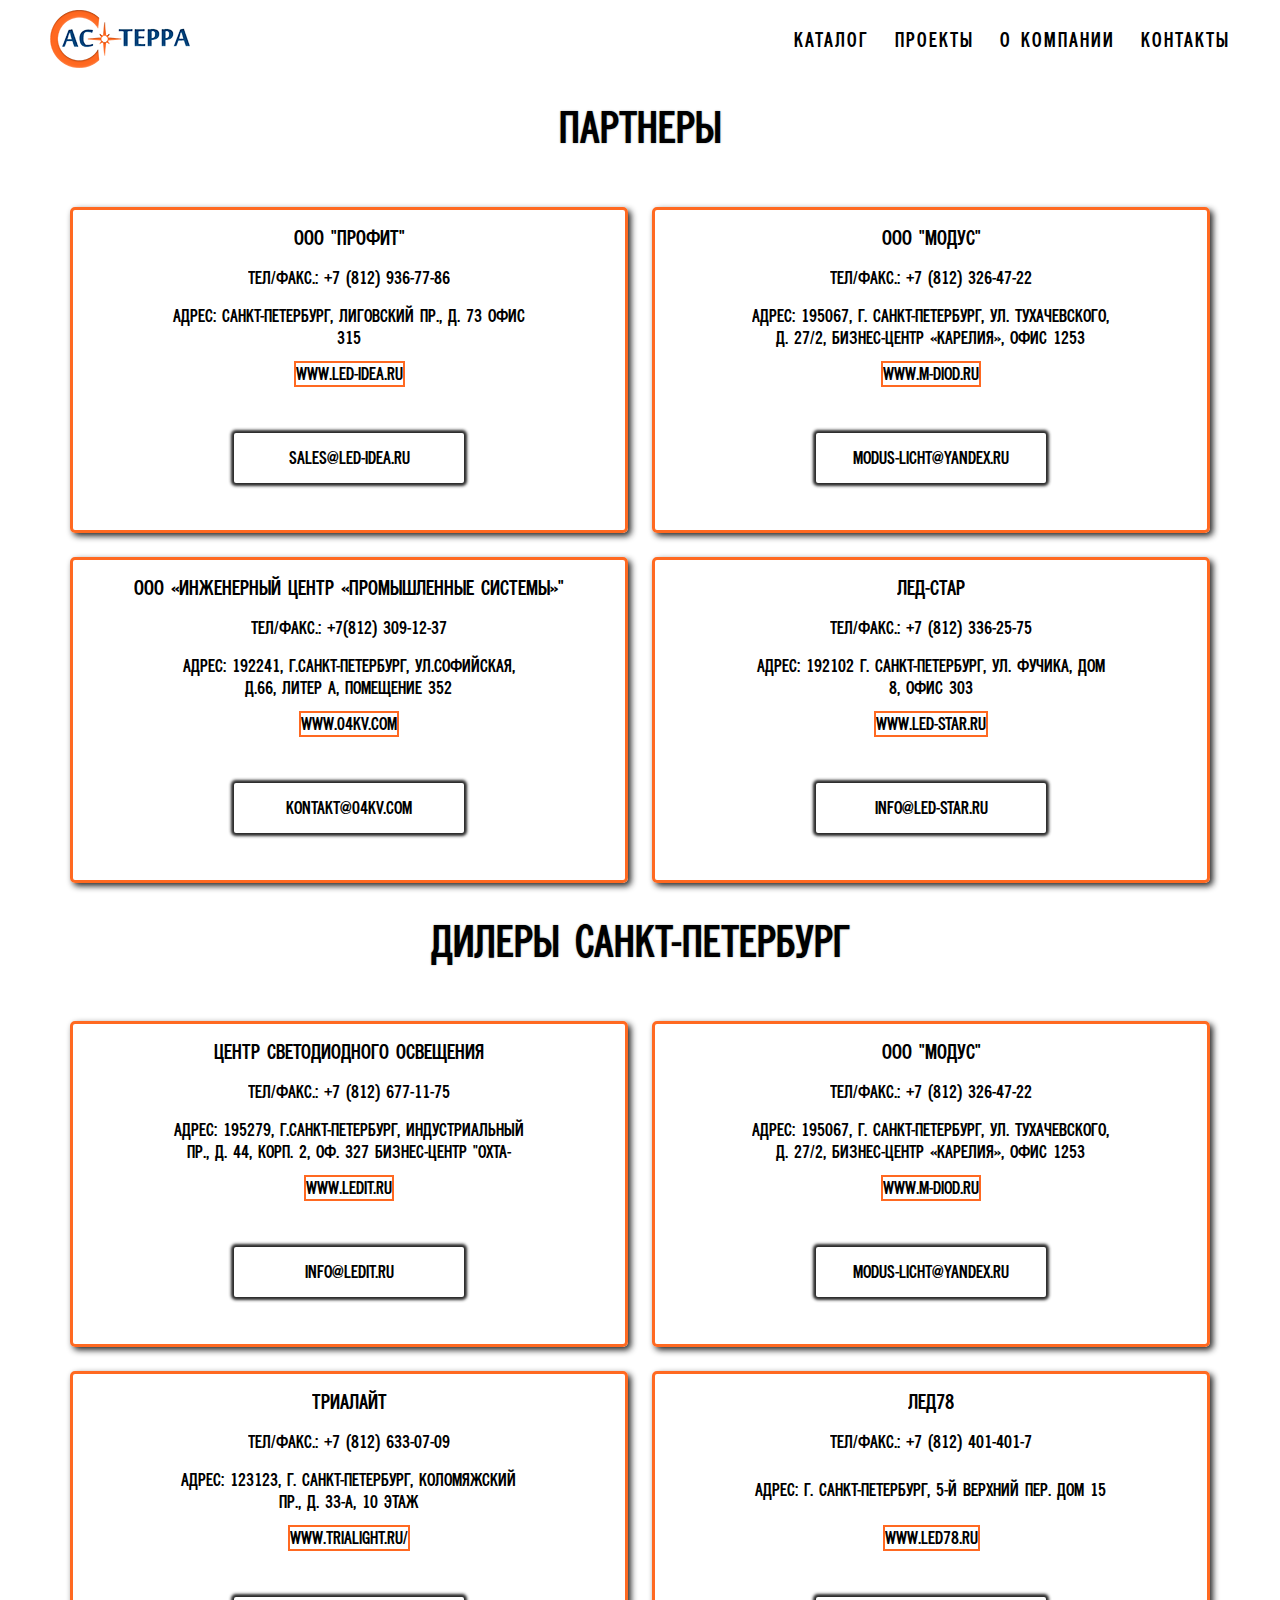
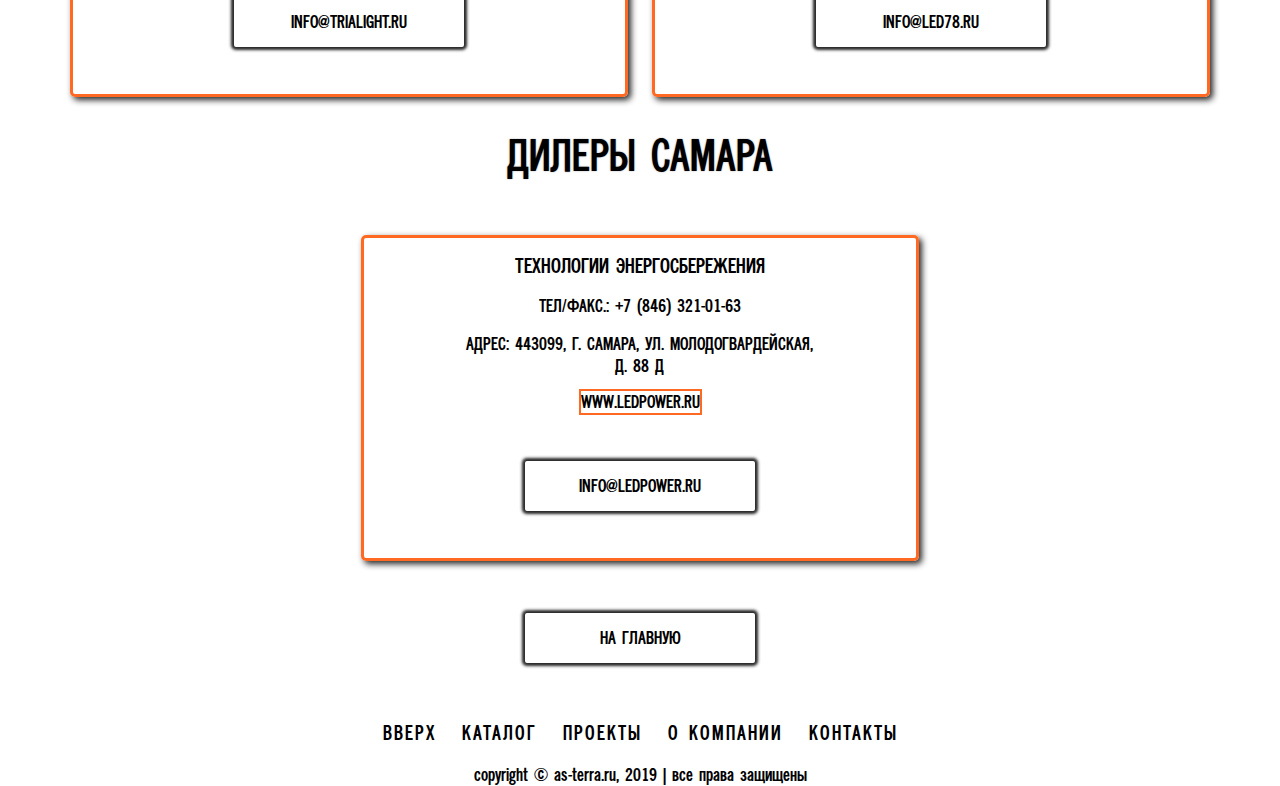
<file: partners.html>
<!DOCTYPE html>
<!-- TODO delete <style> Tag -->
	<html>
	<head>
		<title>Партнеры</title>
		<meta charset="utf-8">
		<link href="styles/styles.css" rel="stylesheet">
	</head>
	<body>

		<!-- header -->
		<nav id="header_menu_secondary_page" class="container">
			<a href="index.html">
				<img id="logo_img" src="images/logo_orange_blue.png" alt="Логотип АС-Терра">
			</a>
			<ul id="header_menu_secondary_page_ul">
				<li><a href="product_catalog.html">Каталог</a></li>
				<li><a href="portfolio.html">Проекты</a></li>
				<li><a href="about.html">О компании</a></li>
				<li><a href="contacts.html">Контакты</a></li>
			</ul>
		</nav>
		<!-- /header -->

		<div class="container">
			<div class="headline">
				<h2><a href="partners.html">ПАРТНЕРЫ</a></h2>
			</div>
			<div class="partner_cards">
				<div class="partner_card">
					<h3>ООО "Профит"</h3>
					<div class="partner_telephon">
						Тел/факс.:
						<a href="tel:+78129367786">+7 (812) 936-77-86</a>
					</div>
					<div class="partner_adress">
						Адрес: Санкт-Петербург, Лиговский пр., д. 73 офис 315 
					</div>
					<a class="site_adress" href="http://www.led-idea.ru">www.led-idea.ru</a>
					<a class="big_simple_button" href="mailto:sales@led-idea.ru">sales@led-idea.ru</a>
				</div>

				<div class="partner_card">
					<h3>ООО "Модус"</h3>
					<div class="partner_telephon">
						Тел/факс.:
						<a href="tel:+78123264722">+7 (812) 326-47-22</a>
					</div>
					<div class="partner_adress">
						Адрес: 195067, г. Санкт-Петербург, ул. Тухачевского, д. 27/2, 
						Бизнес-центр «Карелия», офис 1253 
					</div>
					<a class="site_adress" href="http://www.m-diod.ru">www.m-diod.ru</a>
					<a class="big_simple_button" href="mailto:modus-licht@yandex.ru">modus-licht@yandex.ru</a>
				</div>

				<div class="partner_card">
					<h3>ООО «Инженерный центр «Промышленные системы»"</h3>
					<div class="partner_telephon">
						Тел/факс.:
						<a href="tel:+78123091237">+7(812) 309-12-37</a>
					</div>
					<div class="partner_adress">
						Адрес: 192241, г.Санкт-Петербург, ул.Софийская, д.66, литер А, помещение 352 
					</div>
					<a class="site_adress" href="http://www.04kv.com">www.04kv.com</a>
					<a class="big_simple_button" href="mailto:kontakt@04kv.com">kontakt@04kv.com</a>
				</div>

				<div class="partner_card">
					<h3>Лед-Стар</h3>
					<div class="partner_telephon">
						Тел/факс.:
						<a href="tel:+78123362575">+7 (812) 336-25-75</a>
					</div>
					<div class="partner_adress">
						Адрес: 192102 г. Санкт-Петербург, ул. Фучика, дом 8, офис 303 
					</div>
					<a class="site_adress" href="http://www.led-star.ru">www.led-star.ru</a>
					<a class="big_simple_button" href="mailto:info@led-star.ru">info@led-star.ru</a>
				</div>
			</div>
			
			<div class="headline">
				<h2><a href="#">ДИЛЕРЫ САНКТ-ПЕТЕРБУРГ</a></h2>
			</div>

			<div class="partner_cards">
				<div class="partner_card">
					<h3>Центр светодиодного освещения</h3>
					<div class="partner_telephon">
						Тел/факс.:
						<a href="tel:+78126771175">+7 (812) 677-11-75</a>
					</div>
					<div class="partner_adress">
						Адрес: 195279, г.Санкт-Петербург, Индустриальный пр., д. 44, корп. 2, оф. 327 Бизнес-центр "Охта-Хаус"
					</div>
					<a class="site_adress" href="http://www.ledit.ru">www.ledit.ru</a>
					<a class="big_simple_button" href="info@ledit.ru">info@ledit.ru</a>
				</div>

				<div class="partner_card">
					<h3>ООО "Модус"</h3>
					<div class="partner_telephon">
						Тел/факс.:
						<a href="tel:+78123264722">+7 (812) 326-47-22</a>
					</div>
					<div class="partner_adress">
						Адрес: 195067, г. Санкт-Петербург, ул. Тухачевского, д. 27/2, 
						Бизнес-центр «Карелия», офис 1253 
					</div>
					<a class="site_adress" href="http://www.m-diod.ru">www.m-diod.ru</a>
					<a class="big_simple_button" href="mailto:modus-licht@yandex.ru">modus-licht@yandex.ru</a>
				</div>

				<div class="partner_card">
					<h3>ТРИАЛАЙТ</h3>
					<div class="partner_telephon">
						Тел/факс.:
						<a href="tel:+78126330709">+7 (812) 633-07-09</a>
					</div>
					<div class="partner_adress">
						Адрес: 123123, г. Санкт-Петербург, Коломяжский пр., д. 33-А, 10 этаж
					</div>
					<a class="site_adress" href="http://www.trialight.ru/">www.trialight.ru/</a>
					<a class="big_simple_button" href="mailto:info@trialight.ru">info@trialight.ru</a>
				</div>

				<div class="partner_card">
					<h3>ЛЕД78</h3>
					<div class="partner_telephon">
						Тел/факс.:
						<a href="tel:+78124014017">+7 (812) 401-401-7</a>
					</div>
					<div class="partner_adress">
						Адрес: г. Санкт-Петербург, 5-й Верхний пер. дом 15 
					</div>
					<a class="site_adress" href="http://www.led78.ru">www.led78.ru</a>
					<a class="big_simple_button" href="mailto:info@led78.ru">info@led78.ru</a>
				</div>

			</div>

			<div class="headline">
				<h2><a href="#">ДИЛЕРЫ САМАРА</a></h2>
			</div>
			<div class="partner_cards">
				<div class="partner_card">
					<h3>Технологии Энергосбережения</h3>
					<div class="partner_telephon">
						Тел/факс.:
						<a href="tel:+78463210163">+7 (846) 321-01-63</a>
					</div>
					<div class="partner_adress">
						Адрес: 443099, г. Самара, ул. Молодогвардейская, д. 88 Д 
					</div>
					<a class="site_adress" href="http://www.www.ledpower.ru">www.ledpower.ru</a>
					<a class="big_simple_button" href="mailto:info@ledpower.ru">info@ledpower.ru</a>
				</div>
			</div>

			<a href="index.html" class="big_simple_button">На главную</a>

		</div>
		<!-- footer -->	
		<div id="footer_block" class="container">
			<ul id="footer_menu_ul">
				<li><a href="#header_menu_secondary_page">Вверх</a></li>
				<li><a href="product_catalog.html">Каталог</a></li>
				<li><a href="portfolio.html">Проекты</a></li>
				<li><a href="about.html">О компании</a></li>
				<li><a href="contacts.html">Контакты</a></li>
			</ul>
			<p class="copyright">Copyright &copy; as-terra.ru, 2019 | Все права защищены</p>
		</div>
		<!-- /footer -->

	</body>
	</html>
</file>
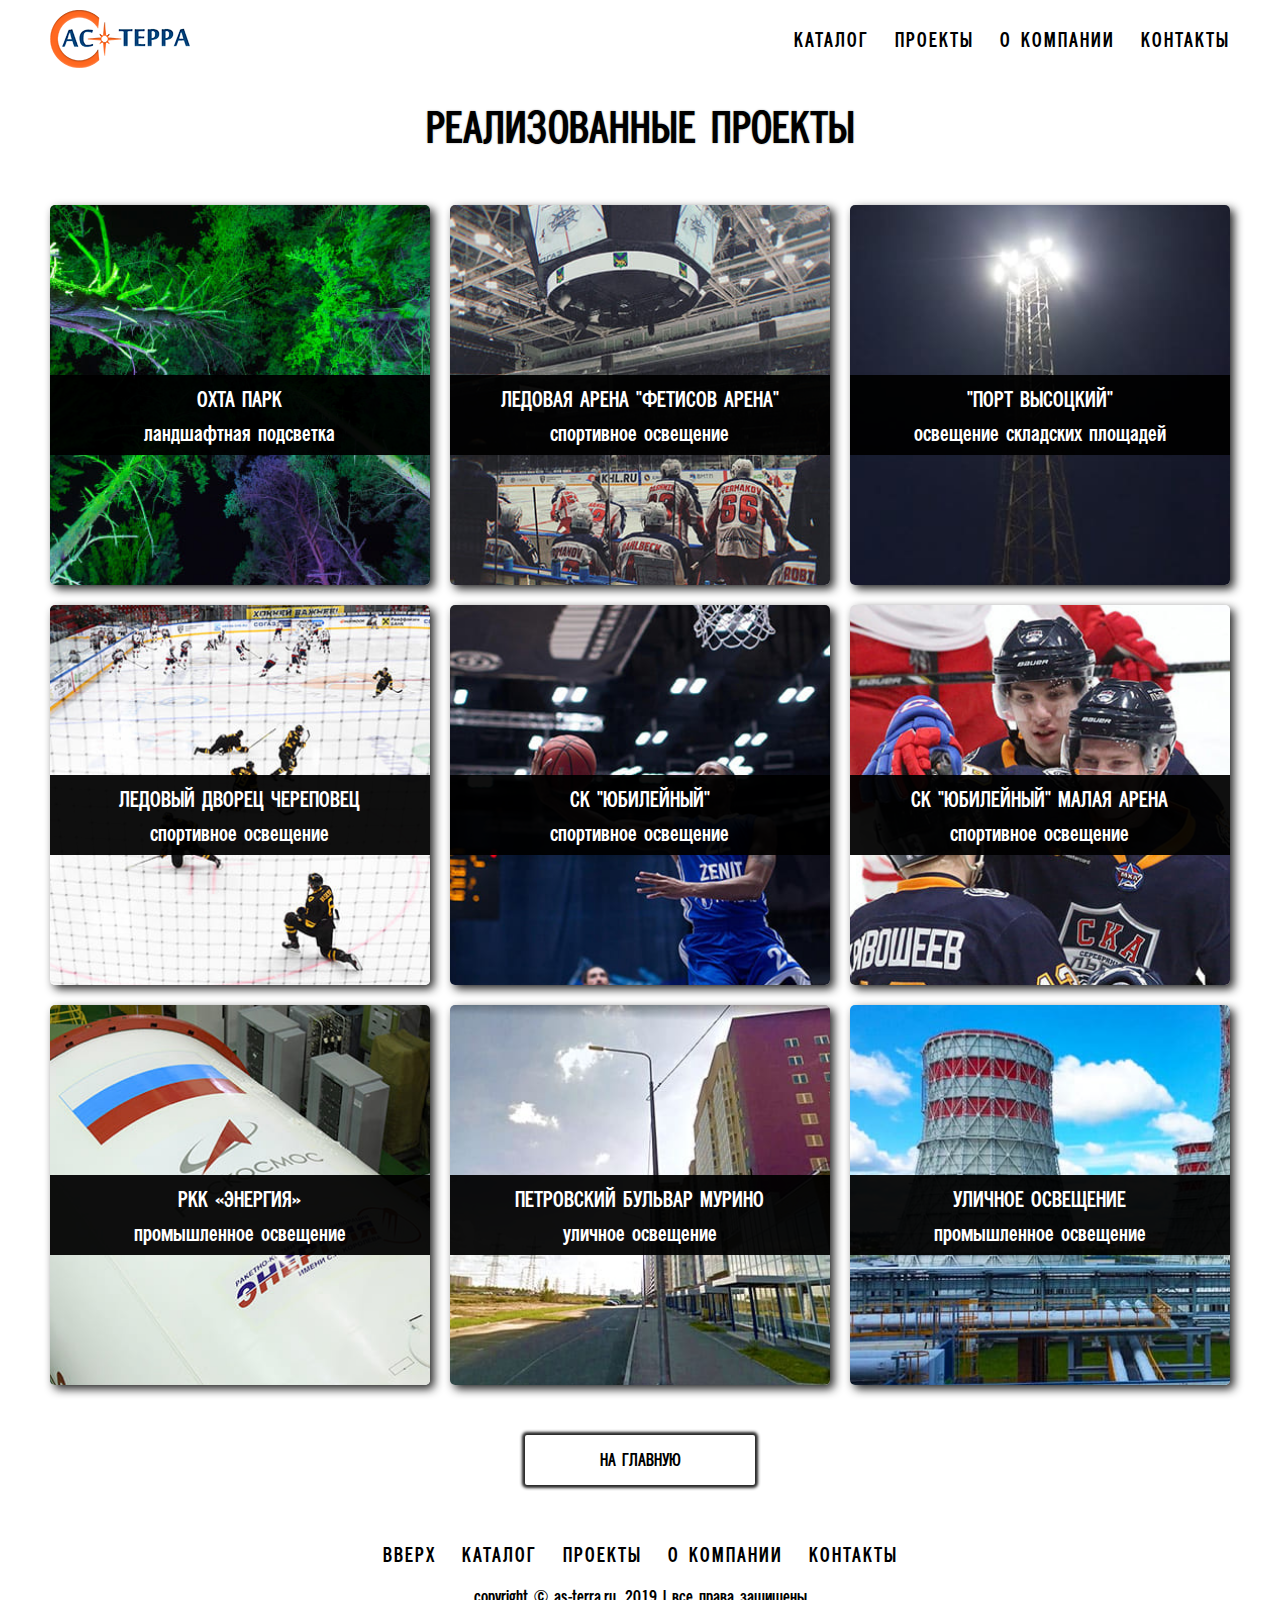
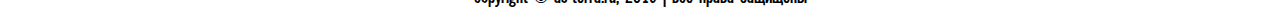
<file: portfolio.html>
<!DOCTYPE html>
<!-- TODO delete <style> Tag -->
<html>
	<head>
		<title>Реализованные проекты</title>
		<meta charset="utf-8">
		<link href="styles/styles.css" rel="stylesheet">
	</head>
	<body>

        <!-- header -->
        <nav id="header_menu_secondary_page" class="container">
            <a href="index.html">
                <img id="logo_img" src="images/logo_orange_blue.png" alt="Логотип АС-Терра">
            </a>
            <ul id="header_menu_secondary_page_ul">
                <li><a href="product_catalog.html">Каталог</a></li>
                <li><a href="portfolio.html">Проекты</a></li>
                <li><a href="about.html">О компании</a></li>
                <li><a href="contacts.html">Контакты</a></li>
            </ul>
        </nav>
        <!-- /header -->

        <div id="portfolio_block" class="container">
            <div class="headline">
                <h2><a id="portfolio" href="portfolio.html">РЕАЛИЗОВАННЫЕ ПРОЕКТЫ</a></h2>
            </div>
            <div class="portfolio_cards">
                <a href="#">
                    <div class="portfolio_card">
                        <img src="images/portfolio/portfolio_1_ohta_park/title.jpg" alt="Реализованный проект" />
                        <div>
                            <h2>ОХТА ПАРК</h2>
                            <h3>ландшафтная подсветка</h3>
                        </div>
                    </div>
                </a>
                <a href="#">
                    <div class="portfolio_card">
                        <img src="images/portfolio/portfolio_2_fetisov_arena/title.jpg" alt="Реализованный проект" />
                        <div>
                            <h2>ЛЕДОВАЯ АРЕНА "ФЕТИСОВ АРЕНА"</h2>
                            <h3>спортивное освещение</h3>
                        </div>
                    </div>
                </a>
                <a href="#">
                    <div class="portfolio_card">
                        <img src="images/portfolio/portfolio_3_port_visotskiy/title.jpg" alt="Реализованный проект" />
                        <div>
                            <h2>"ПОРТ ВЫСОЦКИЙ"</h2>
                            <h3>освещение складских площадей</h3>
                        </div>
                    </div>
                </a>
                <a href="#">
                    <div class="portfolio_card">
                        <img src="images/portfolio/portfolio_4_ledoviy_dvorec_severstal/title.jpg" alt="Реализованный проект" />
                        <div>
                            <h2>ЛЕДОВЫЙ ДВОРЕЦ ЧЕРЕПОВЕЦ</h2>
                            <h3>спортивное освещение</h3>
                        </div>
                    </div>
                </a>
                <a href="#">
                    <div class="portfolio_card">
                        <img src="images/portfolio/portfolio_5_sk_ubileiniy/title.jpg" alt="Реализованный проект" />
                        <div>
                            <h2>СК "ЮБИЛЕЙНЫЙ"</h2>
                            <h3>спортивное освещение</h3>
                        </div>
                    </div>
                </a>
                <a href="#">
                    <div class="portfolio_card">
                        <img src="images/portfolio/portfolio_6_sk_ubileiniy_malaya/title.jpg" alt="Реализованный проект" />
                        <div>
                            <h2>СК "ЮБИЛЕЙНЫЙ" МАЛАЯ АРЕНА</h2>
                            <h3>спортивное освещение</h3>
                        </div>
                    </div>
                </a>
                <a href="#">
                    <div class="portfolio_card">
                        <img src="images/portfolio/portfolio_7_energia/title.jpg" alt="Реализованный проект" />
                        <div>
                            <h2>РКК «ЭНЕРГИЯ»</h2>
                            <h3>промышленное освещение</h3>
                        </div>
                    </div>
                </a>
                <a href="#">
                    <div class="portfolio_card">
                        <img src="images/portfolio/portfolio_8_petrovskiy_bulvar/title.jpg" alt="Реализованный проект" />
                        <div>
                            <h2>ПЕТРОВСКИЙ БУЛЬВАР МУРИНО</h2>
                            <h3>уличное освещение</h3>
                        </div>
                    </div>
                </a>
                <a href="#">
                    <div class="portfolio_card">
                        <img src="images/portfolio/portfolio_9_che_gres/title.jpg" alt="Реализованный проект" />
                        <div>
                            <h2>уличное освещение</h2>
                            <h3>промышленное освещение</h3>
                        </div>
                    </div>
                </a>
            </div>
            <a href="index.html" class="big_simple_button">На главную</a>
        </div>

        <!-- footer --> 
        <div id="footer_block" class="container">
            <ul id="footer_menu_ul">
                <li><a href="#header_menu">Вверх</a></li>
                <li><a href="product_catalog.html">Каталог</a></li>
                <li><a href="portfolio.html">Проекты</a></li>
                <li><a href="about.html">О компании</a></li>
                <li><a href="contacts.html">Контакты</a></li>
            </ul>
            <p class="copyright">Copyright &copy; as-terra.ru, 2019 | Все права защищены</p>
        </div>
        <!-- /footer -->

	</body>
</html>
</file>
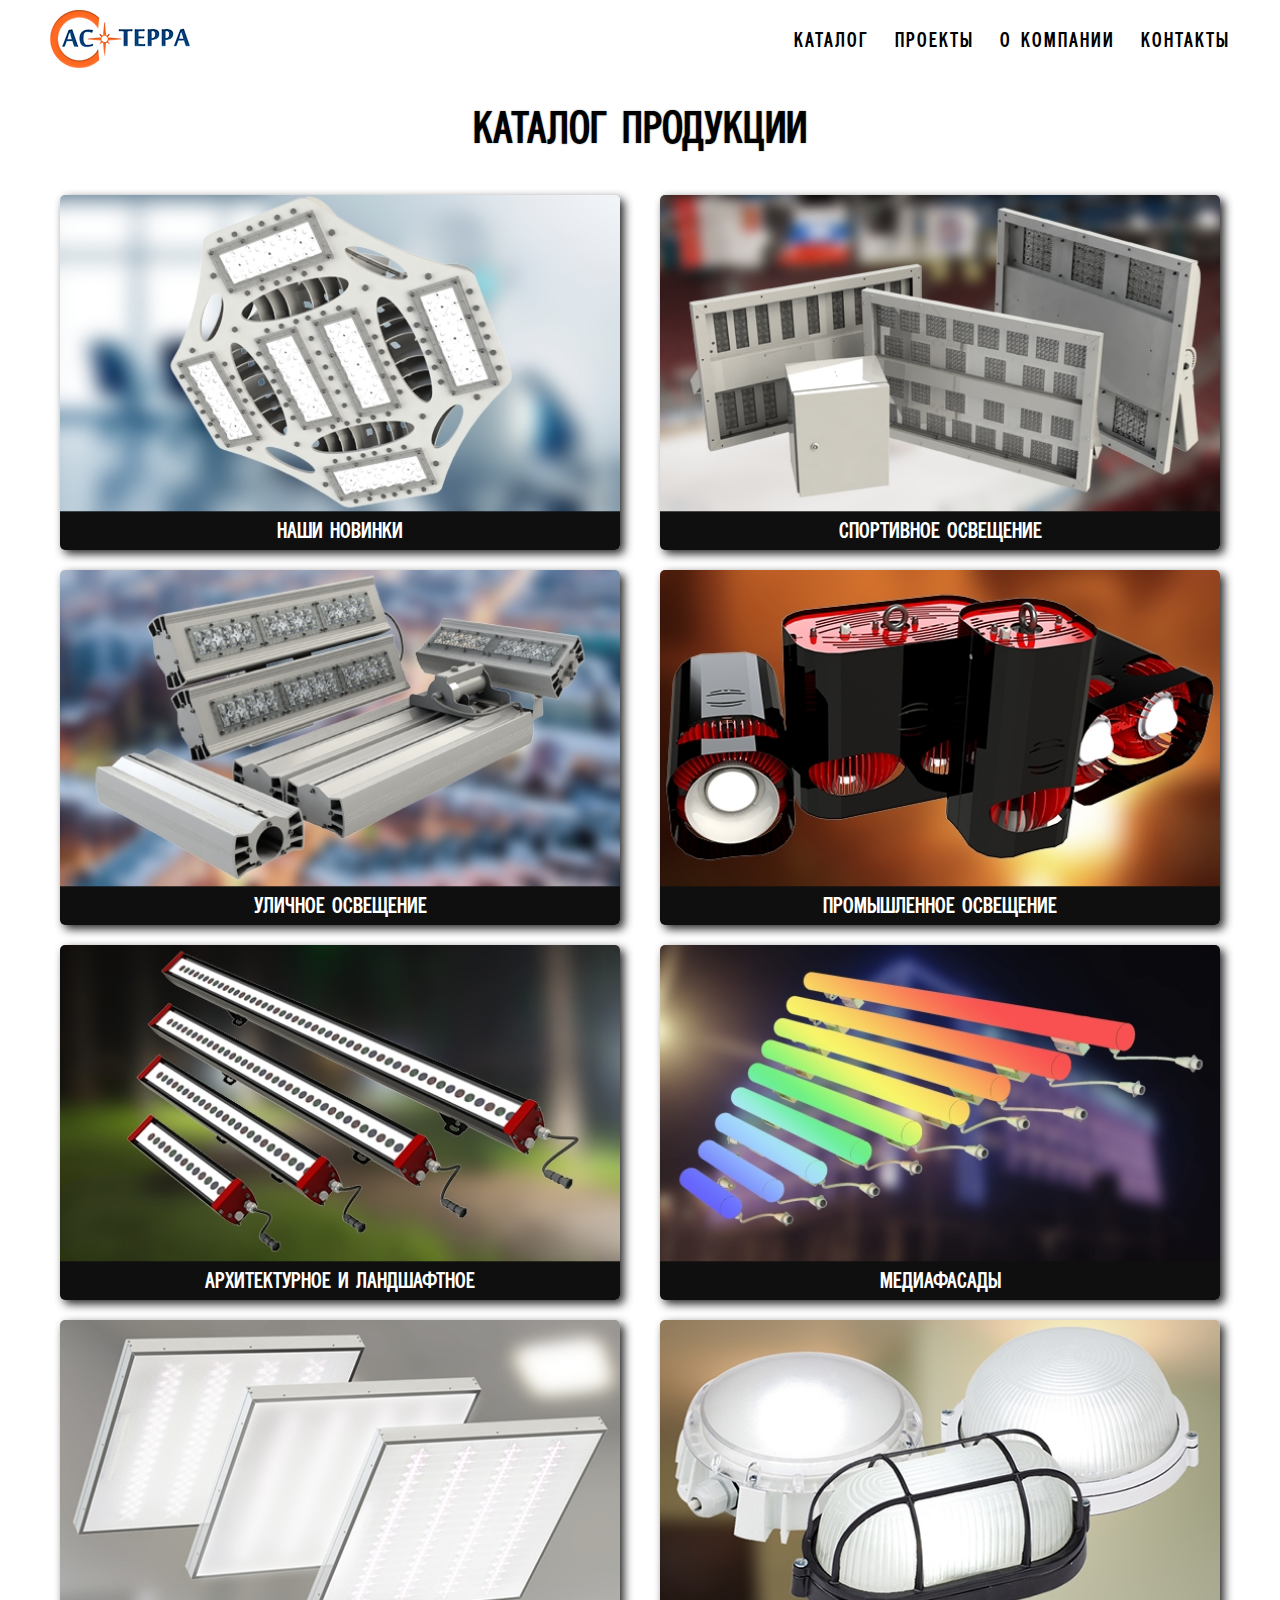
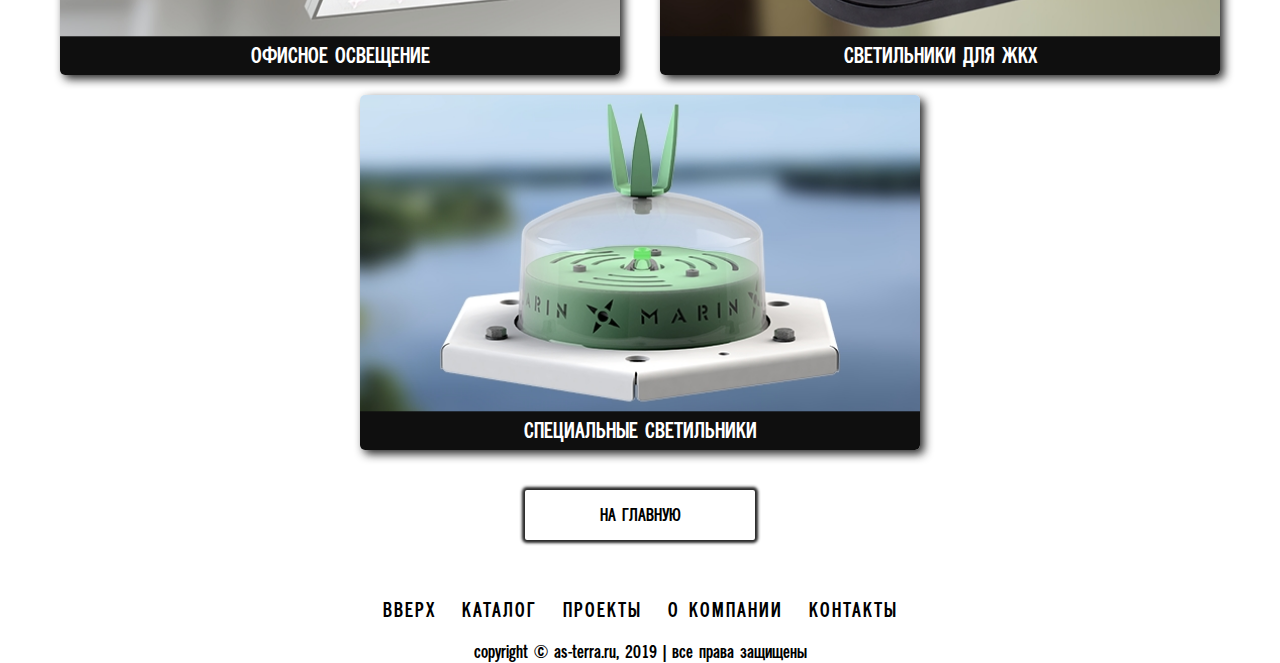
<file: product_catalog.html>
<!DOCTYPE html>
<!-- TODO delete <style> Tag -->
    <html>
    <head>
      <title>Каталог продукции</title>
      <meta charset="utf-8">
      <link href="styles/styles.css" rel="stylesheet">
  </head>
  <body>

      <!-- header -->
      <nav id="header_menu_secondary_page" class="container">
        <a href="index.html">
            <img id="logo_img" src="images/logo_orange_blue.png" alt="Логотип АС-Терра">
        </a>
        <ul id="header_menu_secondary_page_ul">
            <li><a href="product_catalog.html">Каталог</a></li>
            <li><a href="portfolio.html">Проекты</a></li>
            <li><a href="about.html">О компании</a></li>
            <li><a href="contacts.html">Контакты</a></li>
        </ul>
    </nav>
    <!-- /header -->

    <div id="product_block" class="container">
        <div class="headline">
            <h2><a id="product_catalog" href="product_catalog.html">КАТАЛОГ ПРОДУКЦИИ</a></h2>
        </div>
        <div class="product_cards_on_page">
            <a href="new_lighting.html">
                <div class="product_card_on_page">
                    <img src="images/product_catalog/new_products_large.jpg" alt="НАШИ НОВИНКИ">
                    <h2>НАШИ НОВИНКИ</h2>
                </div>
            </a>
            <a href="sport_lighting.html">
                <div class="product_card_on_page">
                    <img src="images/product_catalog/sport_lighting_large.jpg" alt="СПОРТИВНОЕ ОСВЕЩЕНИЕ">
                    <h2>СПОРТИВНОЕ ОСВЕЩЕНИЕ</h2>
                </div>
            </a>
            <a href="street_lighting.html">
                <div class="product_card_on_page">
                    <img src="images/product_catalog/street_lighting_large.jpg" alt="УЛИЧНОЕ ОСВЕЩЕНИЕ">
                    <h2>УЛИЧНОЕ ОСВЕЩЕНИЕ</h2>
                </div>
            </a>
            <a href="industrial_lighting.html">
                <div class="product_card_on_page">
                    <img src="images/product_catalog/industrial_lighting_large.jpg" alt="ПРОМЫШЛЕННОЕ ОСВЕЩЕНИЕ">
                    <h2>ПРОМЫШЛЕННОЕ ОСВЕЩЕНИЕ</h2>
                </div>
            </a>
            <a href="architectural_and_landscape_lighting.html">
                <div class="product_card_on_page">
                    <img src="images/product_catalog/architectural_and_landscape_large.jpg" alt="АРХИТЕКТУРНОЕ И ЛАНДШАФТНОЕ">
                    <h2>АРХИТЕКТУРНОЕ И ЛАНДШАФТНОЕ</h2>
                </div>
            </a>
            <a href="media_screens.html">
                <div class="product_card_on_page">
                    <img src="images/product_catalog/media_screens_large.jpg" alt="МЕДИАФАСАДЫ">
                    <h2>МЕДИАФАСАДЫ</h2>
                </div>
            </a>
            <a href="office_lighting.html">
                <div class="product_card_on_page">
                    <img src="images/product_catalog/office_lighting_large.jpg" alt="ОФИСНОЕ ОСВЕЩЕНИЕ">
                    <h2>ОФИСНОЕ ОСВЕЩЕНИЕ</h2>
                </div>
            </a>
            <a href="housing_and_utilities_lighting.html">
                <div class="product_card_on_page">
                    <img src="images/product_catalog/housing_and_utilities_large.jpg" alt="СВЕТИЛЬНИКИ ДЛЯ ЖКХ">
                    <h2>СВЕТИЛЬНИКИ ДЛЯ ЖКХ</h2>
                </div>
            </a>
            <a href="special_lighting.html">
                <div class="product_card_on_page">
                    <img src="images/product_catalog/not_standard_large.jpg" alt="СПЕЦИАЛЬНЫЕ СВЕТИЛЬНИКИ">
                    <h2>СПЕЦИАЛЬНЫЕ СВЕТИЛЬНИКИ</h2>
                </div>
            </a>
        </div>
        <a href="index.html" class="big_simple_button">На главную</a>
    </div>

    <!-- footer -->	
    <div id="footer_block" class="container">
        <ul id="footer_menu_ul">
            <li><a href="#header_menu">Вверх</a></li>
            <li><a href="product_catalog.html">Каталог</a></li>
            <li><a href="portfolio.html">Проекты</a></li>
            <li><a href="about.html">О компании</a></li>
            <li><a href="contacts.html">Контакты</a></li>
        </ul>
        <p class="copyright">Copyright &copy; as-terra.ru, 2019 | Все права защищены</p>
    </div>
    <!-- /footer -->

</body>
</html>
</file>
<file: styles/styles.css>
@font-face {
    font-family: "ewsCondensed_Bold";
    src: url("../fonts/NewsCondensed_Bold.otf");
}

* {
    margin: 0;
    padding: 0;
    font-family: "ewsCondensed_Bold", Arial, sans-serif;
    text-transform: uppercase;
    font-weight: bold;
    align-content: center;
    align-items: center;
    text-align: center;
}

:root {
    /*colors*/
    --main-black-color: black;
    --main-white-color: white;
    --main-orange-color: #ff6921;
    --main-link-visited-color: #181818FF;
    --main-link-hover-color: #221100FF;
    --main-blue-color: #514F77FF;

    /*font*/
    --main-font-size: 20px;
    --main-font-important-size: 22px;
    --headline-font-size: 40px;
}

a {
    text-decoration: none;
    outline: none;
    color: var(--main-black-color);
    font-weight: bold;
}

h1 {
    font-size: 42px;
}

h2 {
    font-size: var(--headline-font-size);
    margin: 0px 0px 40px 0px;
    padding: 20px 0px 0px 0px;
}

hr {
    color: var(--main-blue-color);
    background-color: var(--main-blue-color);
    height: 3px;
}

.headline {
    color: var(--main-black-color);
    font-size: var(--headline-font-size);
    text-shadow: 0px 0px 2px #ACACACFF;
    transition: width .3s ease-in-out;
    /*TODO minimith size left and right*/
}

.headline a {
    display: inline-block;
    color: var(--main-black-color);
    line-height: 1;
    position: relative;
}

.headline a:after {
    display: block;
    content: "";
    background-color: var(--main-orange-color);
    height: 4px;
    width: 0%;
    left: 50%;
    position: absolute;
    transition: width .3s ease-in-out;
    transform: translateX(-50%);
}

.headline a:hover:after,
.headline a:focus:after {
    width: 100%;
}

a.big_simple_button {
    display: inline-block;
    padding: 15px 30px;
    margin: 40px 0px;
    border-radius: 2px;
    color: var(--main-black-color);
    width: 170px;
    height: var(--main-font-size);
    line-height: var(--main-font-size);
    text-align: center;
    font-weight: bold;
    transition: .15s ease-in-out;
    box-shadow: 0px 0px 3px 3px #181818F0;
}

a.big_simple_button:hover {
    box-shadow: 0 0 50px 30px var(--main-orange-color) inset,
        0 0 5px 4px var(--main-orange-color);
    color: white;
}

.container {
    width: 1200px;
    margin-left: auto;
    margin-right: auto;
}

#main_block {
    background-image: url("../images/fon_5.jpg");
    height: 900px;
    color: var(--main-white-color);
    background-repeat: no-repeat;
    background-position: center;
    background-size: cover;
    text-align: center;
}

#main_block a {
    color: var(--main-white-color);
}

#header_menu,
#header_menu_secondary_page {
    /*background: #3D3939;*/
    padding: 10px 0px;
    width: 1200px;
    top: 20px;
}

#header_menu:after,
#header_menu_secondary_page:after {
    content: '';
    display: table;
    clear: both;
}

#logo_img {
    display: inline-block;
    float: left;
    margin: 0 10px;
}

#header_menu_ul,
#footer_menu_ul,
#header_menu_secondary_page_ul {
    list-style: none;
    margin: 0;
    padding: 0;
}

#header_menu_ul,
#header_menu_secondary_page_ul {
    float: right;
}

#header_menu_ul li,
#footer_menu_ul li,
#header_menu_secondary_page_ul li {
    display: inline-block;
}

#header_menu_ul a,
#footer_menu_ul a,
#header_menu_secondary_page_ul a {
    display: block;
    position: relative;
    line-height: inherit;
    margin: 18px 10px;
    font-size: 18px;
    letter-spacing: 2px;
    transition: .3s linear;
}

#header_menu_ul a {
    color: var(--main-white-color);
}

#footer_menu_ul a,
#header_menu_secondary_page_ul a {
    color: var(--main-black-color);
}

#header_menu_ul li a:after,
#footer_menu_ul li a:after,
#header_menu_secondary_page_ul li a:after {
    display: block;
    content: "";
    background-color: var(--main-orange-color);
    height: 3px;
    width: 0%;
    left: 50%;
    position: absolute;
    transition: width .3s ease-in-out;
    transform: translateX(-50%);
}

#header_menu_ul li a:hover:after,
#header_menu_ul li a:focus:after,
#footer_menu_ul li a:hover:after,
#footer_menu_ul li a:focus:after,
#header_menu_secondary_page_ul li a:hover:after,
#header_menu_secondary_page_ul li a:focus:after {
    width: 100%;
}

#information {
    /*background-color: #4E2929;*/
    height: 820px;
    display: flex;
    flex-direction: column;
    justify-content: center;
    align-content: center;
    align-items: center;
}

#information>* {
    margin: 20px;
}

#information h3 {
    width: 600px;
    margin-left: auto;
    margin-right: auto;
}

.telephone {
    display: flex;
    flex-direction: column;
}

.telephone a {
    font-size: var(--main-font-important-size);
    padding: 10px 0;
}

a#email_button:link,
a#old_site_button:link {
    display: inline-block;
    padding: 15px 30px;
    border-radius: 2px;
    box-shadow: 0 0 0 0 var(--main-orange-color) inset,
        0 0 1px 3px var(--main-orange-color);
    color: var(--main-white-color);
    width: 220px;
    height: var(--main-font-size);
    line-height: var(--main-font-size);
    text-align: center;
    transition: .15s ease-in-out;
}

a#old_site_button:link {
    box-shadow: 0 0 0 0 var(--main-orange-color) inset,
        0 0 1px 3px var(--main-white-color);
}

a#email_button:hover,
a#old_site_button:hover {
    box-shadow: 0 0 50px 30px var(--main-orange-color) inset,
        0 0 5px 4px var(--main-orange-color);
    color: var(--main-white-color);
}

#product_block {
    /*background-color: #DBFCD7;*/
    display: flex;
    flex-direction: column;
    justify-content: space-between;
    align-content: center;
    align-items: center;
}

.product_cards,
.product_cards_on_page {
    display: flex;
    flex-flow: row wrap;
    justify-content: space-around;
}

.product_cards a,
.product_cards_on_page a {
    margin: 20px auto 0px;
}

.product_cards a:nth-child(-n+3),
.product_cards_on_page a:nth-child(-n+2) {
    margin: 0;
}

.product_card {
    width: 380px;
    height: 254px;
}

.product_card_on_page {
    width: 560px;
    height: 355px;
}

.product_card,
.product_card_on_page {
    border-radius: 5px;
    box-shadow: 4px 4px 10px #181818F0;
    display: flex;
    flex-direction: column;
    overflow: hidden;
}

.product_card img,
.product_card_on_page img {
    border-radius: 5px 5px 0px 0px;
    transform: scale(1.01);
    /*filter: blur(0px);*/
    transition: all 0.6s ease 0s;
}

.product_cards a:hover .product_card img,
.product_cards_on_page a:hover .product_card_on_page img {
    transform: scale(1.07);
    /*filter: blur(5px);*/
    transition: all 0.6s ease 0s;
}

.product_card h2,
.product_card_on_page h2 {
    color: var(--main-white-color);
    background: #000000F0;
    height: 40px;
    width: 100%;
    font-size: 20px;
    text-align: center;
    margin: -1px;
    padding: 2px 0px;
    line-height: 2;
    border-radius: 0px 0px 5px 5px;
    overflow: hidden;
}

#portfolio_block {
    /*background: #FDFF7DFF;*/
    flex-direction: column;
    justify-content: space-between;
    align-content: center;
    align-items: center;

}

.portfolio_cards {
    /*background: red;*/
    display: flex;
    flex-wrap: wrap;
    justify-content: center;
    align-content: center;
    align-items: center;
}

.portfolio_cards:after {
    content: '';
    clear: both;
    display: block;
}

.portfolio_cards a:hover .portfolio_card img {
    transform: scale(1.1);
    /*filter: blur(5px);*/
    transition: all 0.6s ease 0s;
}

.portfolio_card {
    position: relative;
    width: 380px;
    height: 380px;
    border-radius: 5px;
    box-shadow: 4px 4px 10px #181818F0;
    margin: 10px;
    overflow: hidden;
}


.portfolio_card img {
    transform: scale(1.01);
    /*filter: blur(0px);*/
    border-radius: 5px;
    transition: all 0.6s ease 0s;
}

.portfolio_card div {
    background: #000000F0;
    width: 380px;
    height: 80px;
    display: flex;
    flex-direction: column;
    justify-content: center;
    align-content: center;
    align-items: center;
    position: absolute;
    top: 170px;
    left: 0px;
}

.portfolio_card h2,
.portfolio_card h3 {
    color: var(--main-white-color);
    height: 50%;
    width: 98%;
    font-size: 20px;
    text-align: center;
    margin: 0px;
    padding-left: 1%;
    padding-right: 1%;
    overflow: hidden;
}

.portfolio_card h2 {
    padding-top: 12px;
    padding-bottom: 4px;
    line-height: 1.3;
}

.portfolio_card h3 {
    text-transform: lowercase;
    padding-top: 4px;
    padding-bottom: 12px;
    line-height: 1.5;
}

#block_about {
    /*background: #E79CFFFF;*/
}

.block_of_text {
    width: 1000px;
    margin: 0px auto;
    text-transform: lowercase;
}

#about_block_imgs {
    /*background: #F3FF0CFF;*/
    margin: 30px 0 0 0px;
}

#about_block_imgs:after {
    content: '';
    clear: both;
    display: block;
}

.about_block_img {
    float: left;
    height: 220px;
    width: 220px;
    margin: 0.833% 0.833%;
    border-radius: 5px;
    box-shadow: 3px 3px 6px #181818F0;
    overflow: hidden;
}

.about_block_img img {
    border-radius: 5px;
    transform: scale(1.01);
    transition: all 0.6s ease 0s;

}

.about_block_img img:hover {
    transform: scale(1.1);
    transition: all 0.6s ease 0s;
}

#contacts_block {
    /*background: green;*/
}

.copyright {
    text-transform: lowercase;
}


/*<partners.html>*/
.partner_cards{
    /*background-color: blue;*/
    display: flex;
    flex-wrap: wrap;
    justify-content: center;
    align-content: center;
    align-items: center;
}

.partner_cards:after {
    content: '';
    clear: both;
    display: block;
}

.partner_card {
    border: 3px solid var(--main-orange-color);
    border-radius: 5px;
    width: 46%;
    height: 320px;
    margin: 1%;
    display: flex;
    flex-direction: column;
    justify-content: center;
    box-shadow: 3px 3px 6px #181818F0;
    overflow: hidden;
    /*background-color: red;*/
}

.partner_card>* {
    margin: 8px;
    overflow: hidden;
}

.partner_adress {
    width: 65%;
    height: 42px;
}

.site_adress {
    outline: 2px solid var(--main-orange-color);
}
/*</partners.html>*/

/*<certificates.html>*/
.certificates_cards {
    /*background-color: blue;*/
    display: flex;
    flex-wrap: wrap;
    justify-content: center;
    align-content: center;
    align-items: center;
}

.certificates_cards:after {
    content: '';
    clear: both;
    display: block;
}

.certificates_declaration_card,
.certificates_expert_opinion_card,
.certificates_working_conditions_card {
    border-radius: 5px;
    margin: 0.5%;
    display: flex;
    flex-direction: column;
    justify-content: center;
    box-shadow: 3px 3px 6px #181818F0;
    overflow: hidden;
    /*background-color: red;*/
}

.certificates_declaration_card>img {
    width: 800px;
}

.certificates_expert_opinion_card>img {
    width: 380px;
}

.certificates_working_conditions_card>img {
    width: 570px;
}



/*</certificates.html>*/
</file>
